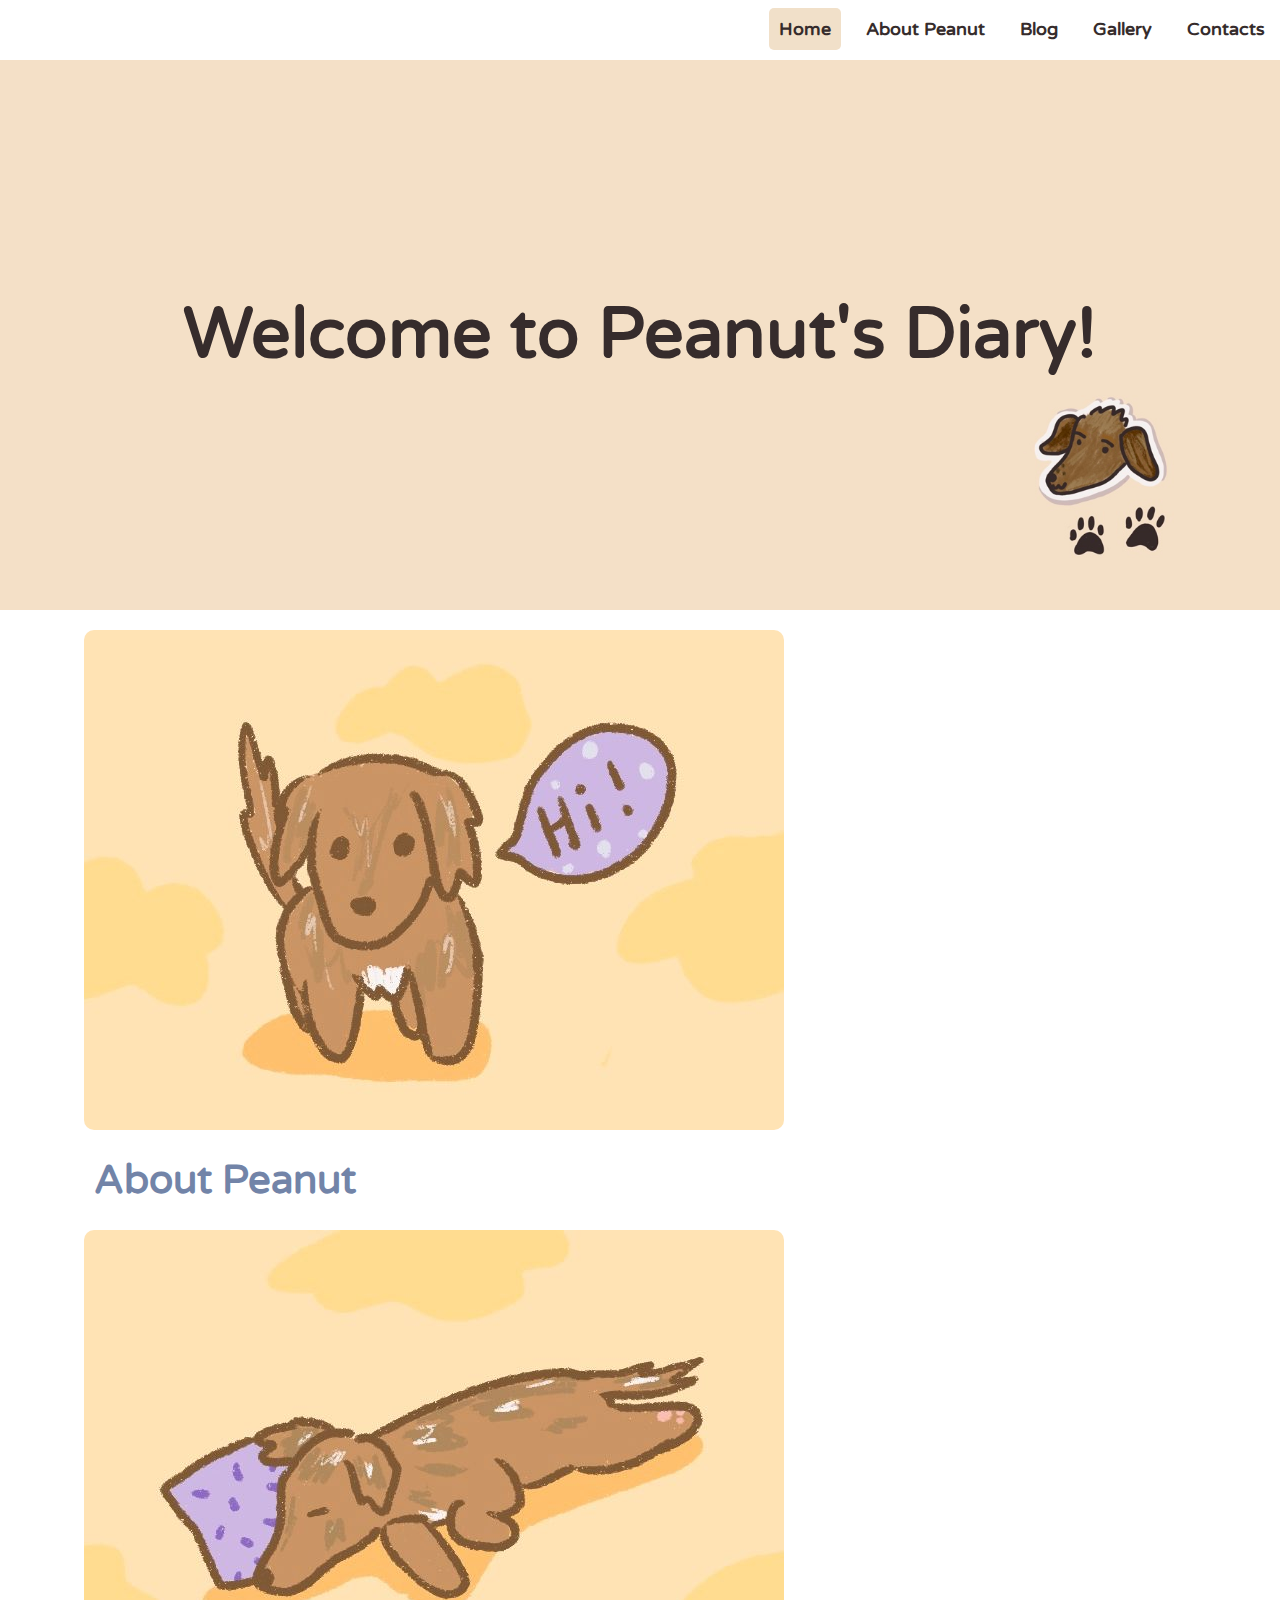
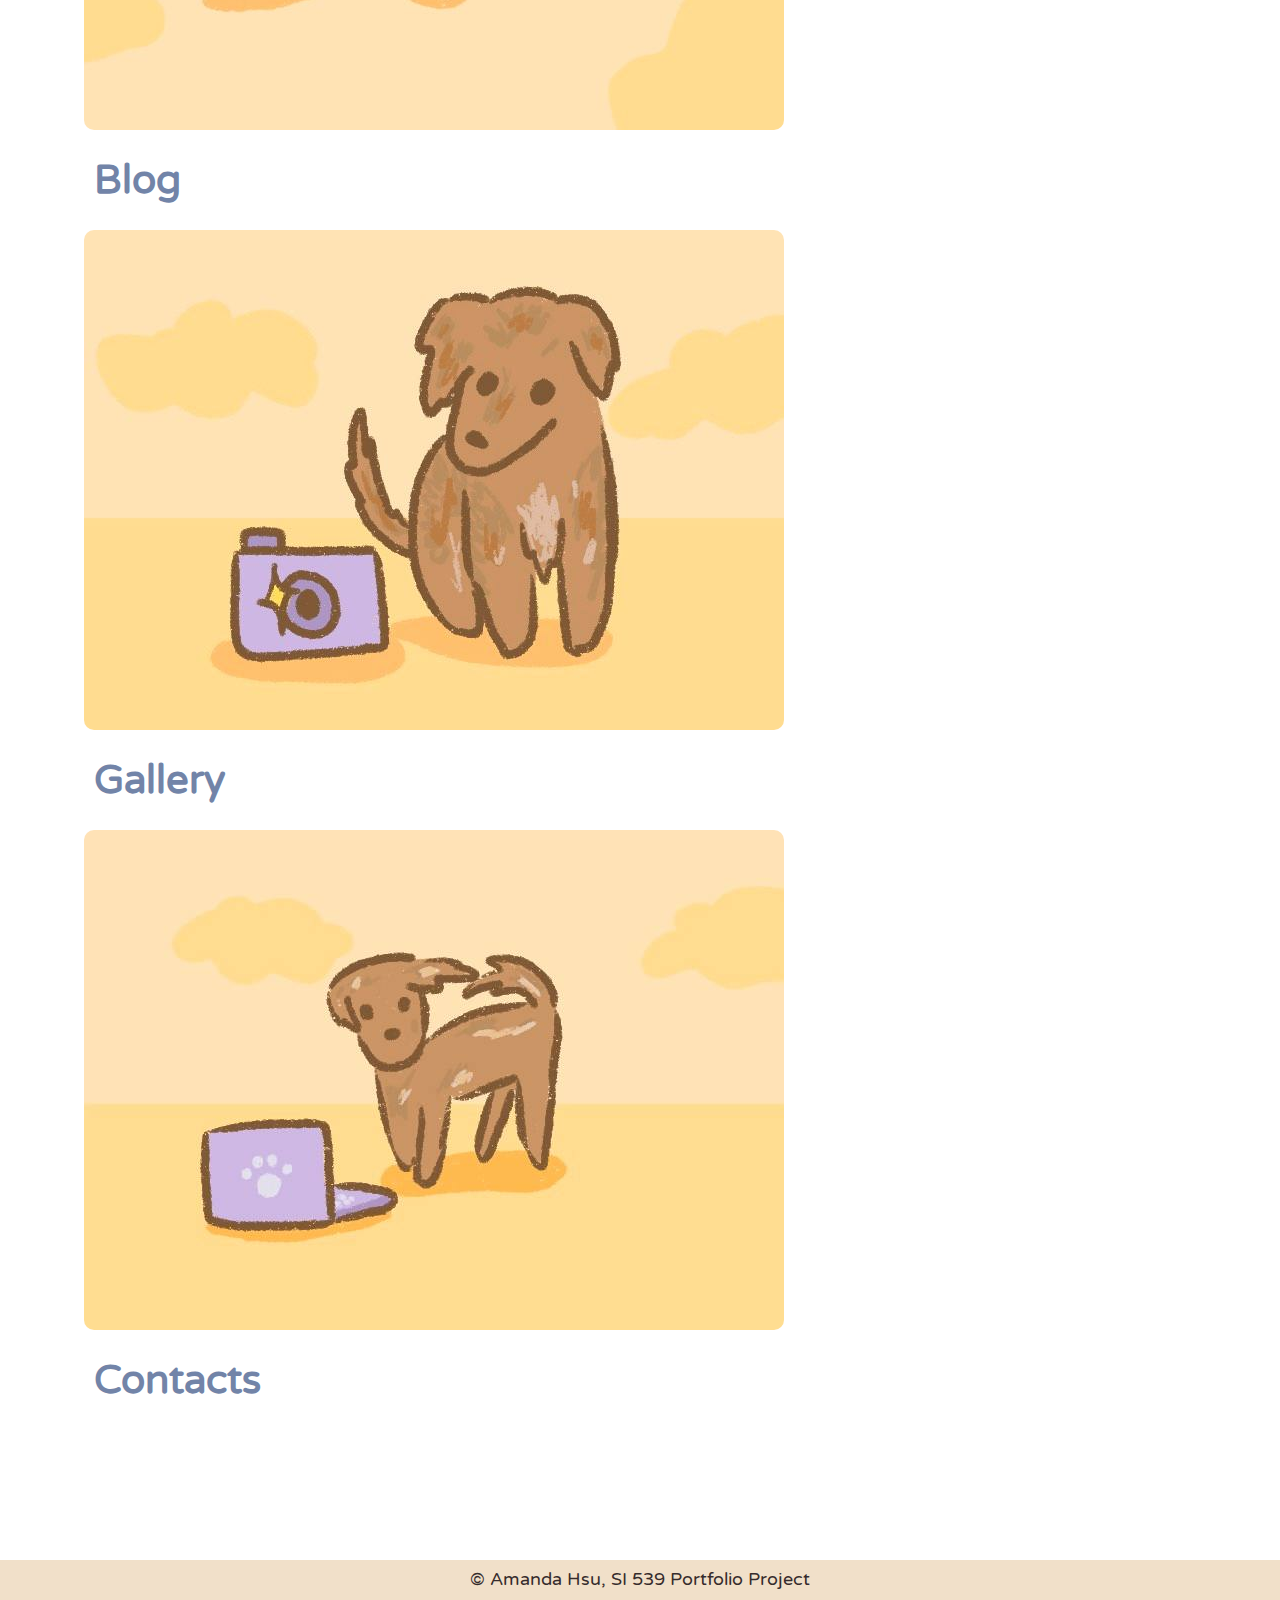
<file: index.html>
<!DOCTYPE html>
<html lang="en">
  <head>
    <meta charset="utf-8">
    <meta name="viewport" content="width=device-width, initial-scale=1.0">
    <link rel="stylesheet" type="text/css" href="css/html5reset.css">
    <link rel="stylesheet" type="text/css" href="css/style.css">
    <link href="https://fonts.googleapis.com/css2?family=Varela+Round&display=swap" rel="stylesheet">

    <title>Gallery</title>
  </head>
  <body>
    <div class="skip"><a href="#main">Skip to Main Content</a></div>
    <div class="photo-gallery">
    <div class="nav">
      <nav class = "nav_links">
        <ul>
          <li><a href="index.html" class="active">Home</a></li>
          <li><a href="about.html">About Peanut</a></li>
          <li><a href="blog.html">Blog</a></li>
          <li><a href="gallery.html">Gallery</a></li>
          <li><a href="contacts.html">Contacts</a></li>
        </ul>
      </nav>
    </div>
    <header class="parallax">
      <h1>Welcome to Peanut's Diary!</h1>
    </header>
    <main id="main" class="events">
      <div id="first" class="card">
        <img src="images/home1.jpg" alt="">
        <div class="overlay">
          <div class="info">
            <a class="web-link" href="about.html" onfocus="show_overlay(this)" onblur="hide_overlay(this)"><h2>About Peanut</h2></a>
          </div>
        </div>
      </div>
      <div id="second" class="card">
        <img src="images/home2.jpg" alt="">
        <div class="overlay">
          <div class="info">
            <a class="web-link" href="blog.html" onfocus="show_overlay(this)" onblur="hide_overlay(this)"><h2>Blog</h2></a>
          </div>
        </div>
      </div>
      <div id="third" class="card">
        <img src="images/home3.jpg" alt="">
        <div class="overlay">
          <div class="info">
            <a class="web-link" href="gallery.html" onfocus="show_overlay(this)" onblur="hide_overlay(this)"><h2>Gallery</h2></a>
          </div>
        </div>
      </div>
      <div id="fourth" class="card">
        <img src="images/home4.jpg" alt="">
        <div class="overlay">
          <div class="info">
            <a class="web-link" href="contacts.html" onfocus="show_overlay(this)" onblur="hide_overlay(this)"><h2>Contacts</h2></a>
          </div>
        </div>
      </div>
    </main>
    <footer>
      <p>&copy; Amanda Hsu, SI 539 Portfolio Project</p>
    </footer>
  </div>
  </body>
</html>
</file>
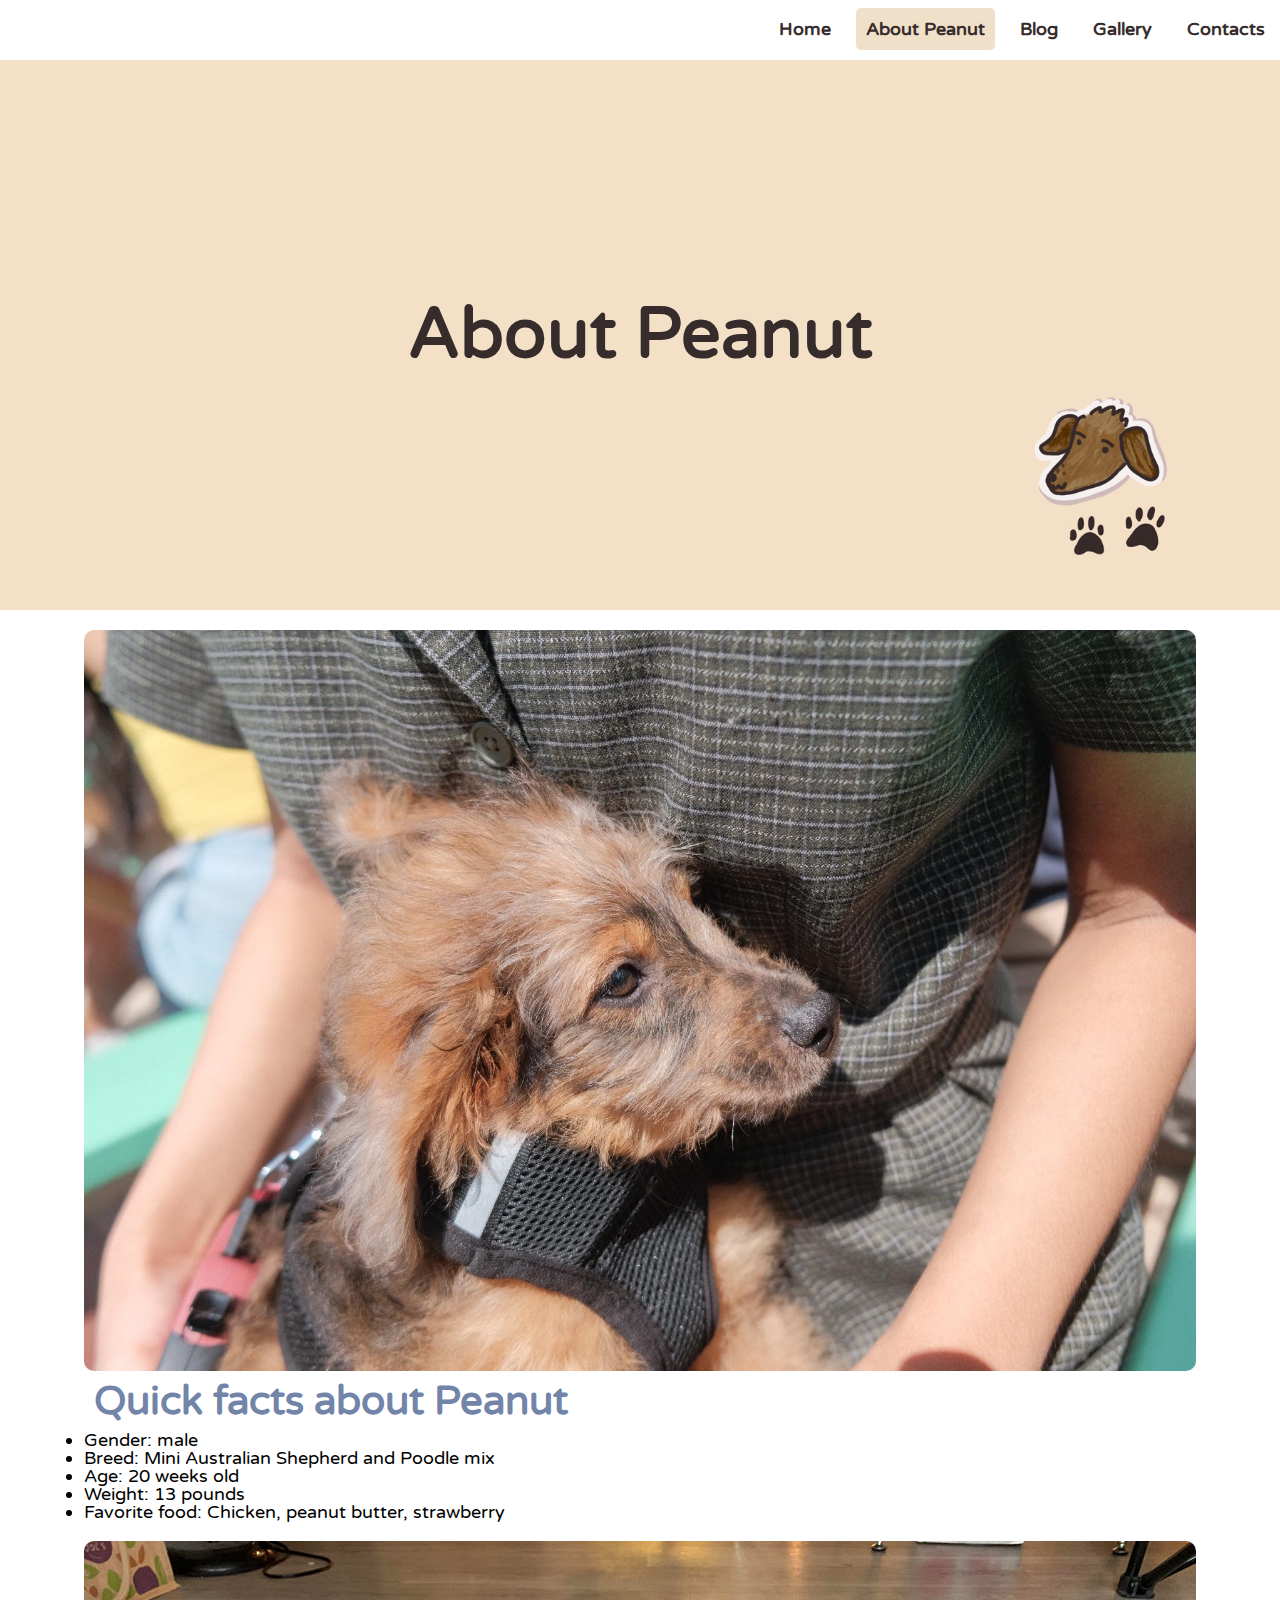
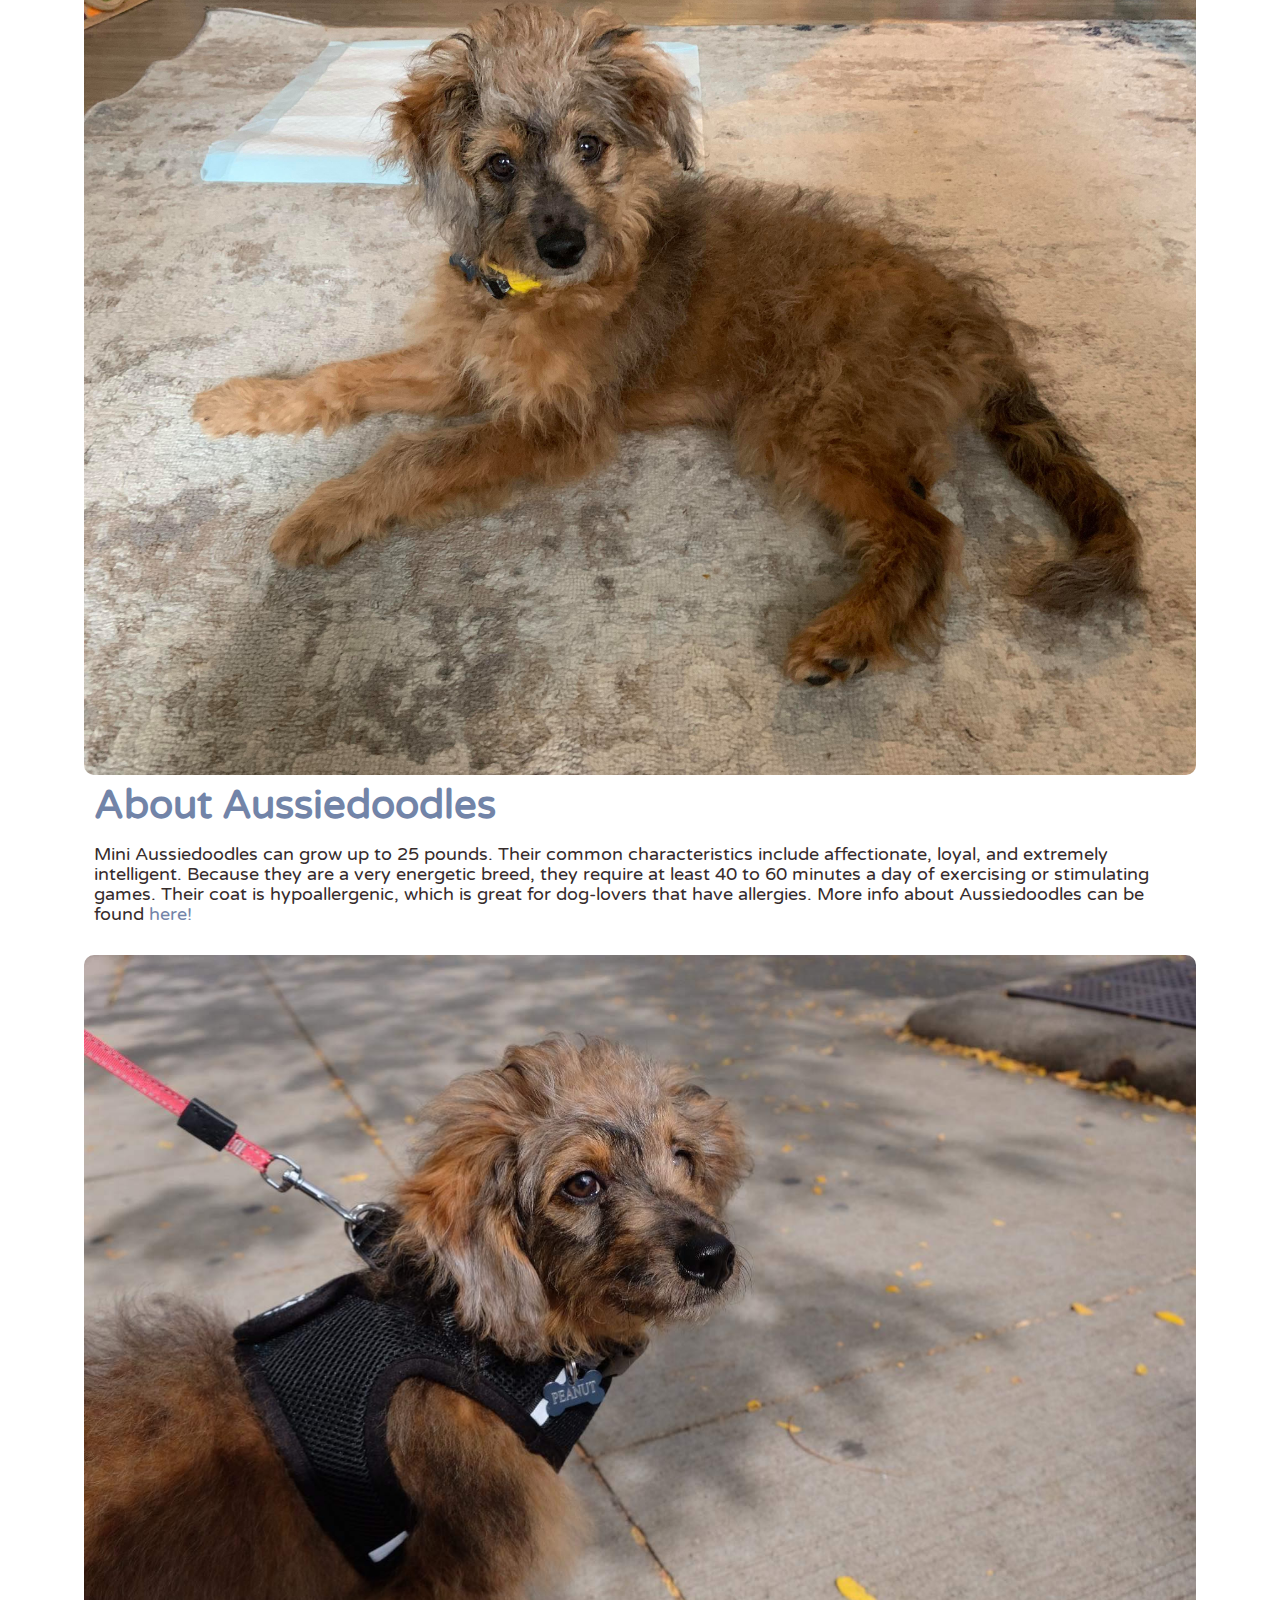
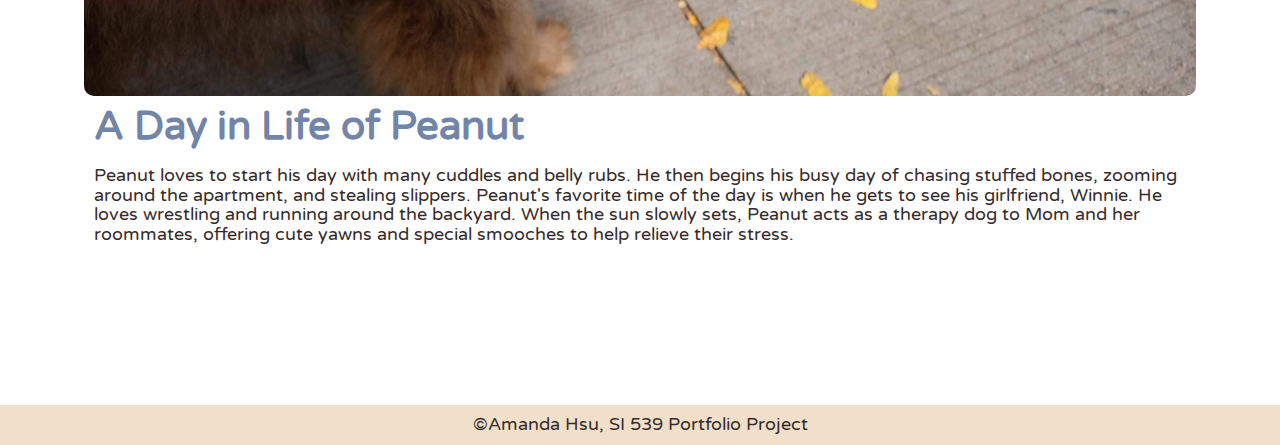
<file: about.html>
<!DOCTYPE html>
<html lang="en">
  <head>
    <meta charset="utf-8">
    <meta name="viewport" content="width=device-width, initial-scale=1.0">
    <link rel="stylesheet" type="text/css" href="css/html5reset.css">
    <link rel="stylesheet" type="text/css" href="css/style.css">
    <link href="https://fonts.googleapis.com/css2?family=Varela+Round&display=swap" rel="stylesheet">

    <title>About Peanut</title>
  </head>
  <body>
    <div class="skip"><a href="#main">Skip to Main Content</a></div>
    <div class="photo-gallery">
    <div class="nav">
      <nav>
        <ul class = "nav_links">
          <li><a href="index.html">Home</a></li>
          <li><a href="about.html" class = "active">About Peanut</a></li>
          <li><a href="blog.html">Blog</a></li>
          <li><a href="gallery.html">Gallery</a></li>
          <li><a href="contacts.html">Contacts</a></li>
        </ul>
      </nav>
    </div>
    <header class="parallax">
      <h1>About Peanut</h1>
    </header>
    <main id="main" class="about">
      <div id="one" class="card">
          <img src="images/about1.jpg" alt="A picture of Peanut in his harness">
          <h2>Quick facts about Peanut</h2>
          <ul>
            <li>Gender: male</li>
            <li>Breed: Mini Australian Shepherd and Poodle mix</li>
            <li>Age: 20 weeks old</li>
            <li>Weight: 13 pounds</li>
            <li>Favorite food: Chicken, peanut butter, strawberry</li>
          </ul>
        </div>
      <div id="two" class="card">
        <img src="images/about2.jpg" alt="A picture of Peanut lying on the rug">
        <h2>About Aussiedoodles</h2>
        <p>Mini Aussiedoodles can grow up to 25 pounds. Their common characteristics include affectionate, loyal, and extremely 
          intelligent. Because they are a very energetic breed, they require at least 40 to 60 minutes a day of exercising or
        stimulating games. Their coat is hypoallergenic, which is great for dog-lovers that have allergies. More info about 
      Aussiedoodles can be found <a class="web-link" href="https://www.petlandflorida.com/mini-aussiedoodle-a-puppy-youll-forever-love/" target="_blank">
        here!</a></p>
      </div>
      <div id="three" class="card">
        <img src="images/about3.jpg" alt="A picture of Peanut in the backyard with grass in his mouth">
        <h2>A Day in Life of Peanut</h2>
        <p>Peanut loves to start his day with many cuddles and belly rubs. He then begins his busy day of chasing stuffed bones, 
          zooming around the apartment, and stealing slippers. Peanut's favorite time of the day is when he gets to see his
        girlfriend, Winnie. He loves wrestling and running around the backyard. When the sun slowly sets, Peanut acts as a therapy
      dog to Mom and her roommates, offering cute yawns and special smooches to help relieve their stress.</p>
      </div>
    </main>
    <footer>
      <p>&copy;Amanda Hsu, SI 539 Portfolio Project</p>
    </footer>
  </div>
  </body>
</html>
</file>
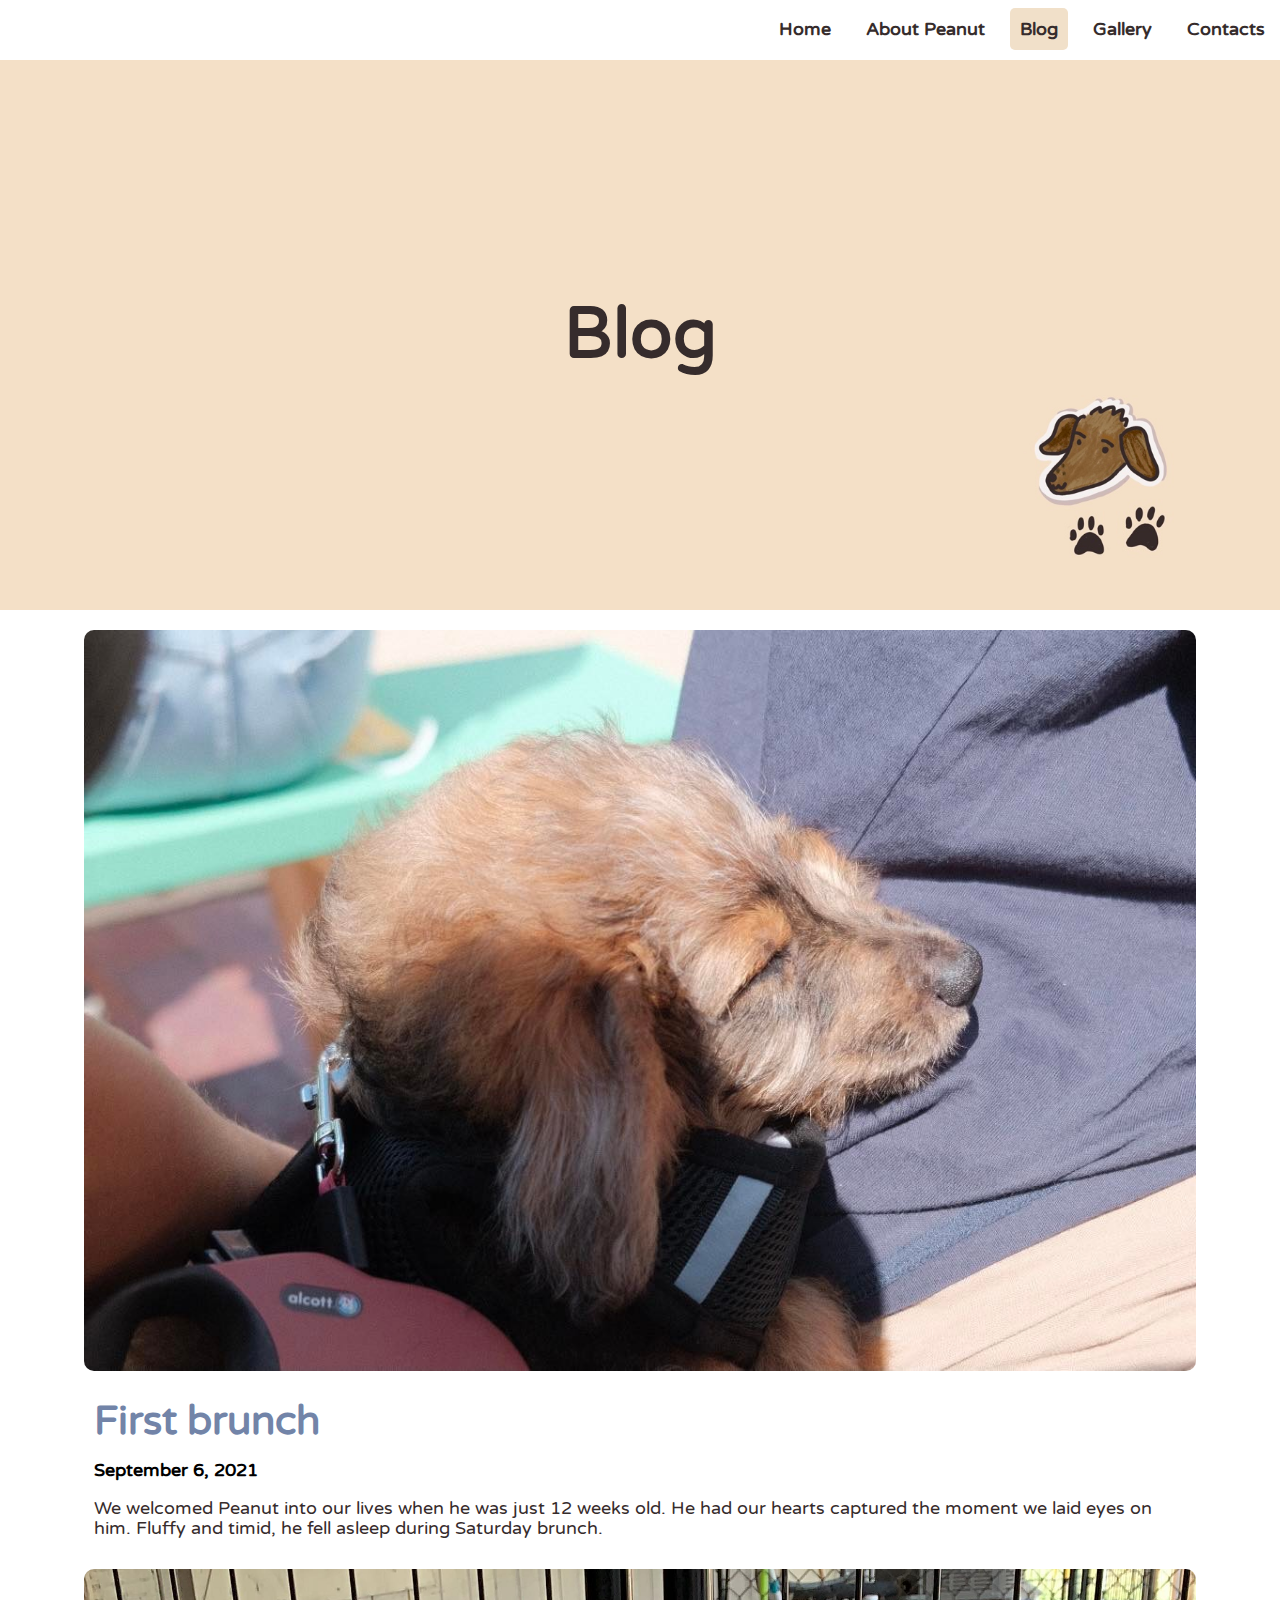
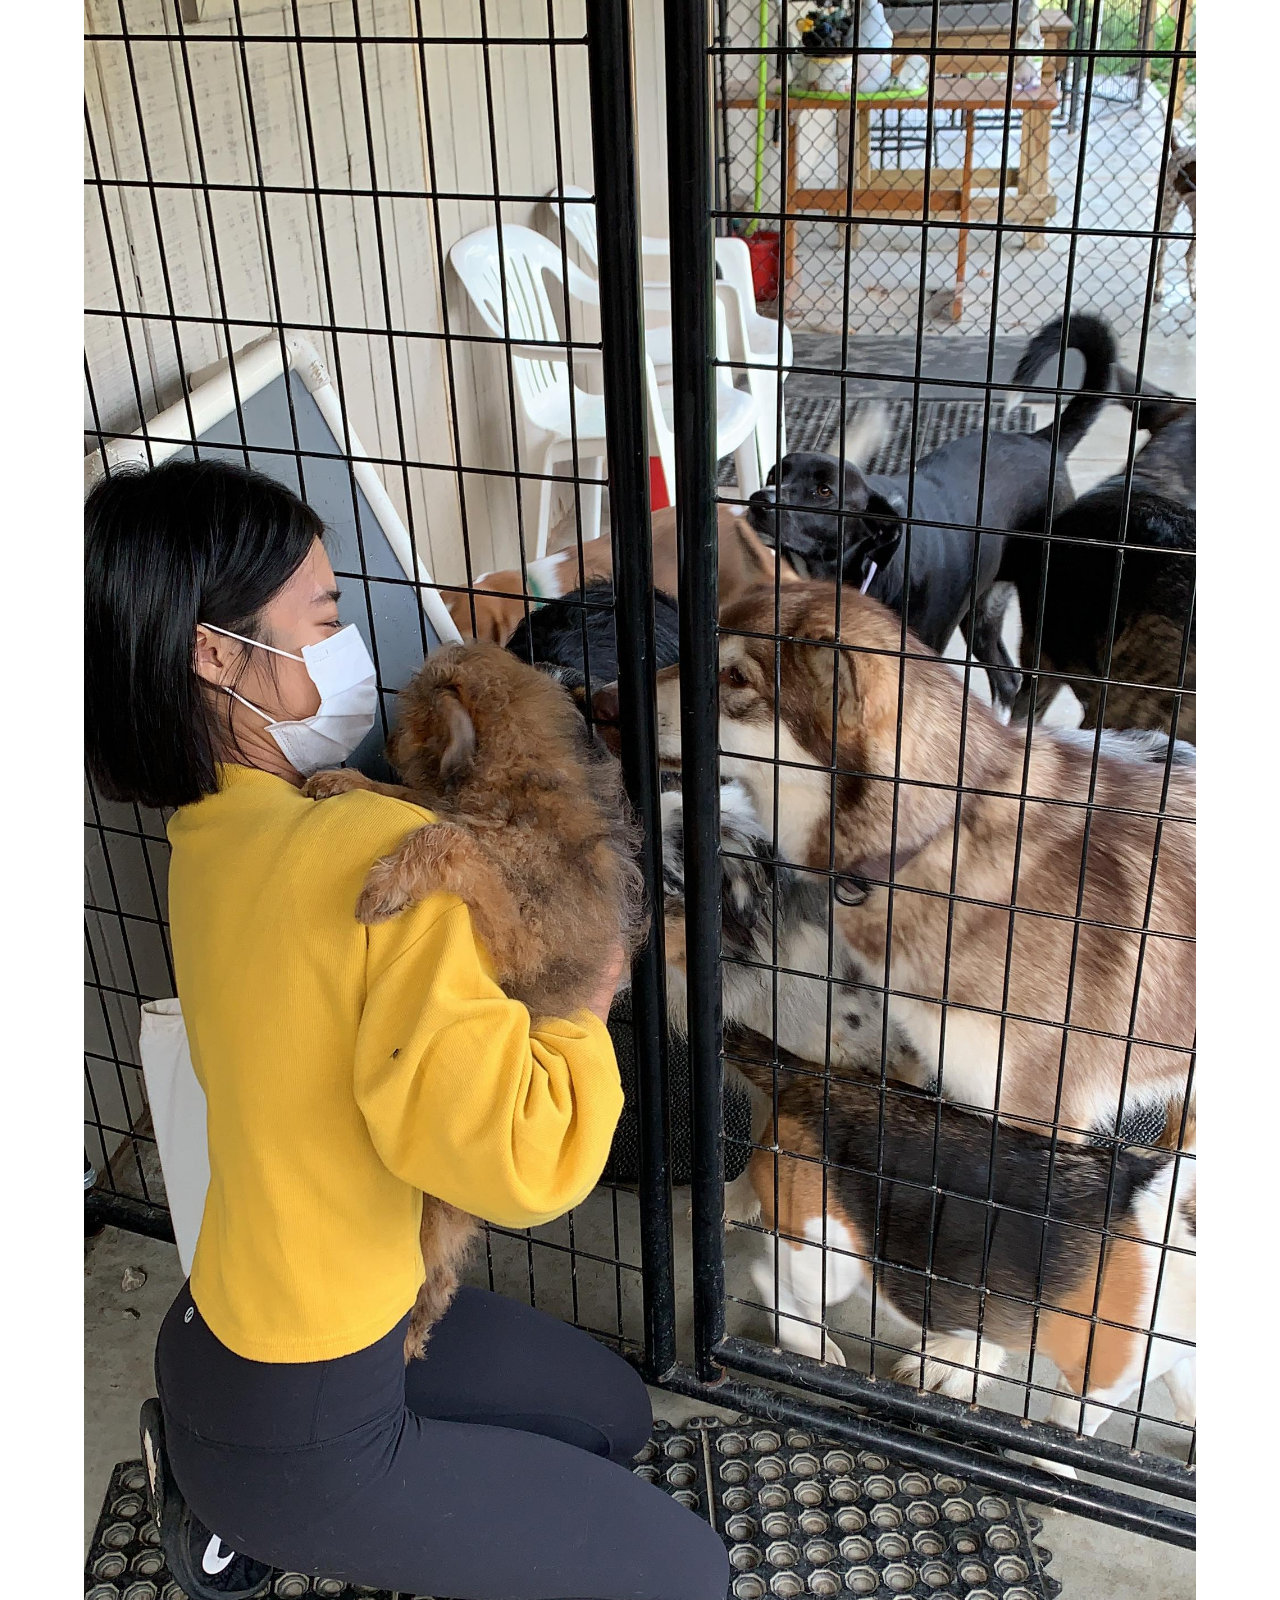
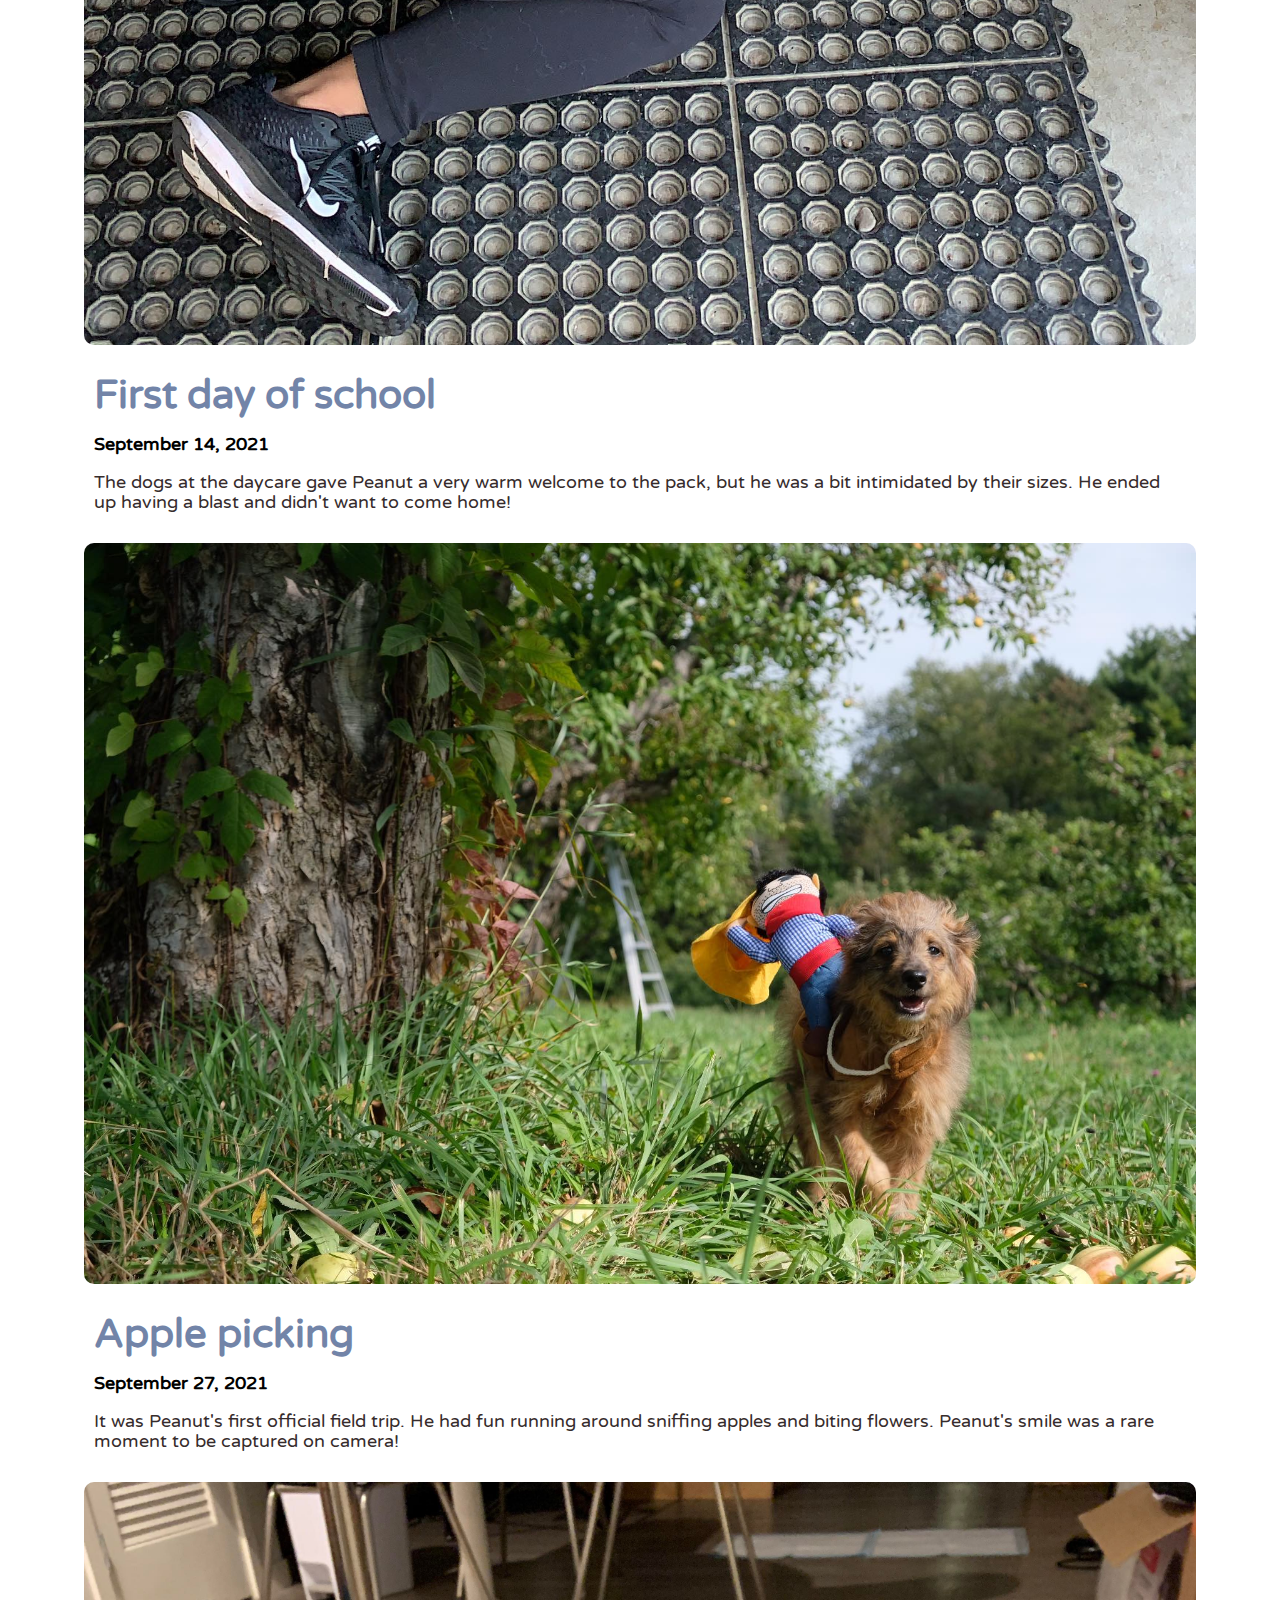
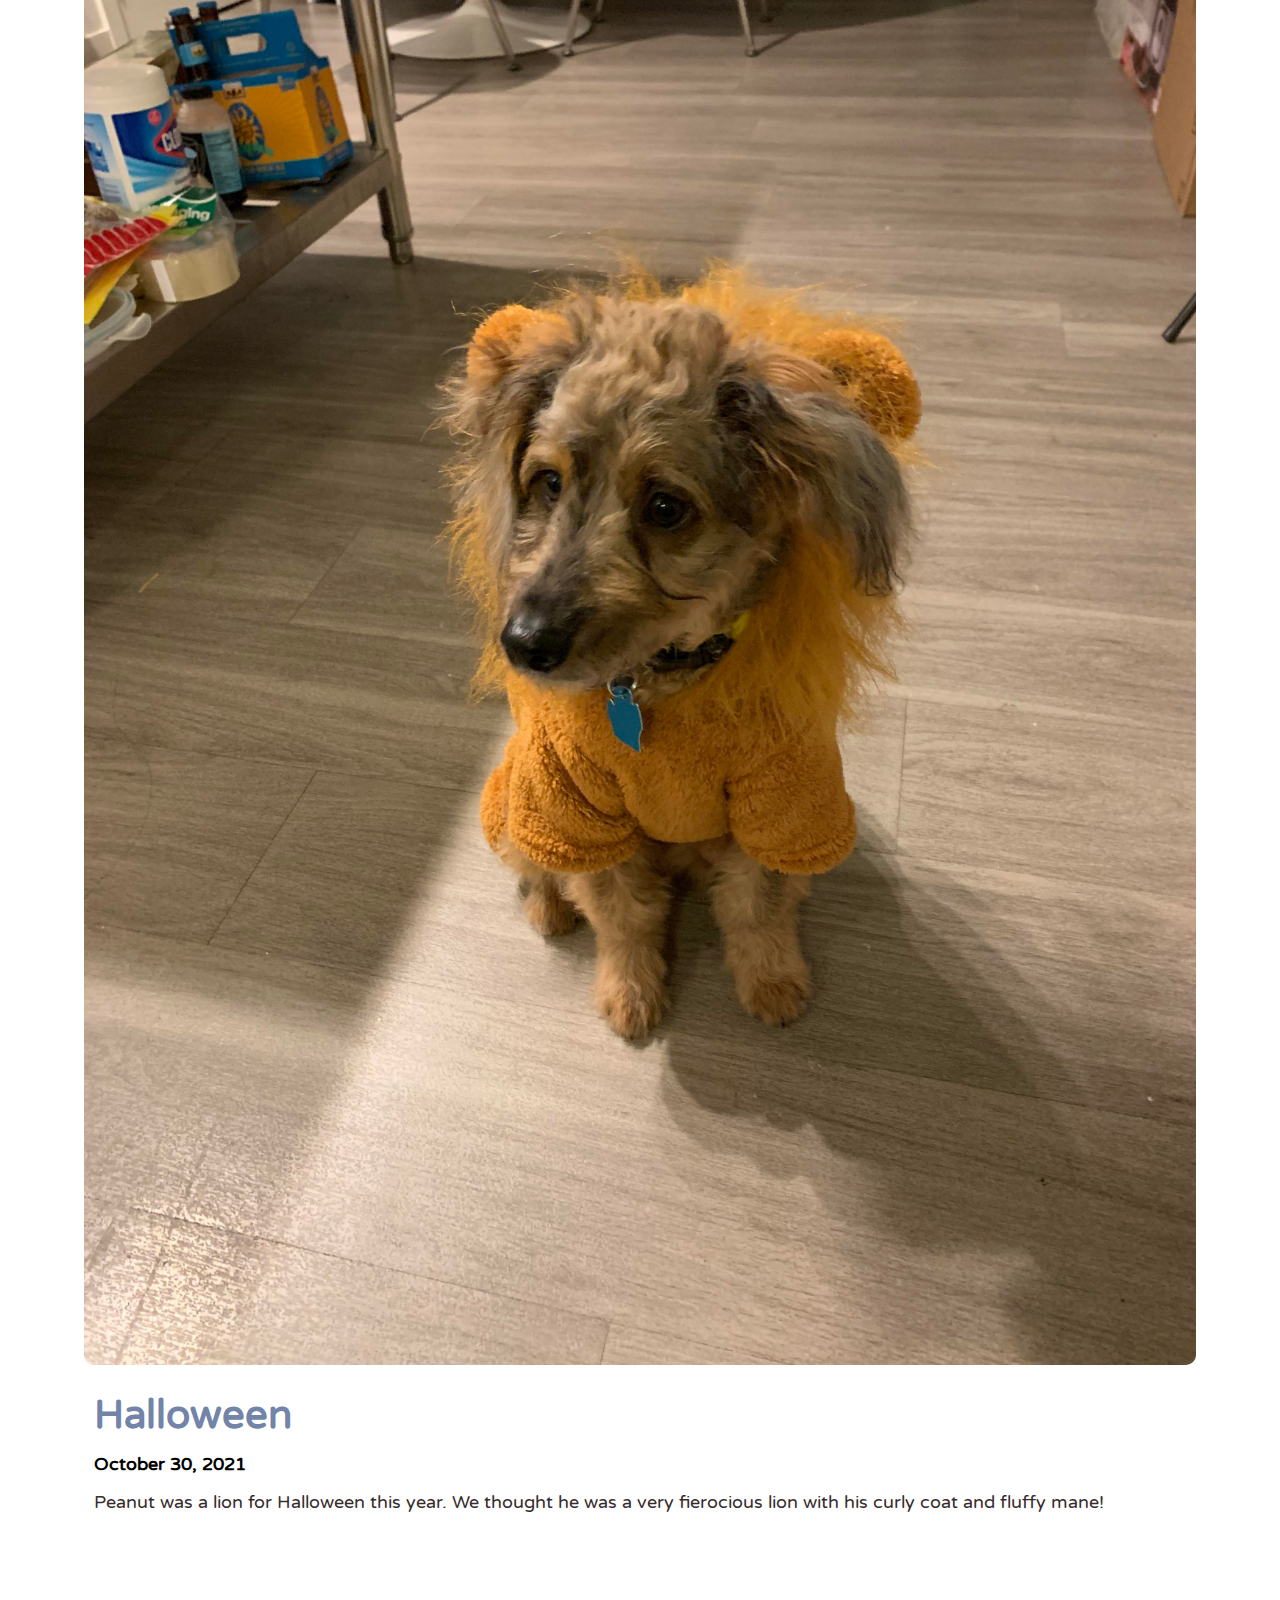
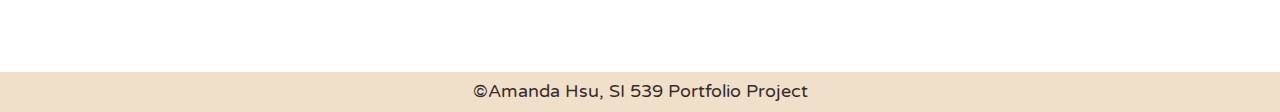
<file: blog.html>
<!DOCTYPE html>
<html lang="en">
  <head>
    <meta charset="utf-8">
    <meta name="viewport" content="width=device-width, initial-scale=1.0">
    <link rel="stylesheet" type="text/css" href="css/html5reset.css">
    <link rel="stylesheet" type="text/css" href="css/style.css">
    <link href="https://fonts.googleapis.com/css2?family=Varela+Round&display=swap" rel="stylesheet">

    <title>Peanut's Diary</title>
  </head>
  <body>
    <div class="skip"><a href="#main">Skip to Main Content</a></div>
    <div class="photo-gallery">
    <div class="nav">
      <nav>
        <ul class = "nav_links">
          <li><a href="index.html">Home</a></li>
          <li><a href="about.html">About Peanut</a></li>
          <li><a href="blog.html" class="active">Blog</a></li>
          <li><a href="gallery.html">Gallery</a></li>
          <li><a href="contacts.html">Contacts</a></li>
        </ul>
      </nav>
    </div>
    <header class="parallax">
      <h1>Blog</h1>
    </header>
    <main id="main" class="outings">
      <div id="first" class="card">
        <img src="images/first_day.jpg" alt="A picture of Peanut falling asleep on the bench.">
        <div class="overlay">
          <div class="info">
            <h2>First brunch</h2>
            <h3>September 6, 2021</h3>
            <p>We welcomed Peanut into our lives when he was just 12 weeks old. He had our hearts captured the moment we laid eyes on him. Fluffy and timid, he fell asleep during Saturday brunch.</p>
          </div>
        </div>
      </div>
      <div id="second" class="card">
        <img src="images/daycare.jpg" alt="A picture of Peanut being introduced at doggy daycare.">
        <div class="overlay">
          <div class="info">
            <h2>First day of school</h2>
            <h3>September 14, 2021</h3>
            <p>The dogs at the daycare gave Peanut a very warm welcome to the pack, but he was a bit intimidated by their sizes. He ended up having a blast and didn't want to come home!</p>
          </div>
        </div>
      </div>
      <div id="third" class="card">
        <img src="images/apple.jpg" alt="A picture of Peanut under the apple tree.">
        <div class="overlay">
          <div class="info">
            <h2>Apple picking</h2>
            <h3>September 27, 2021</h3>
            <p>It was Peanut's first official field trip. He had fun running around sniffing apples and biting flowers. Peanut's smile was a rare moment to be captured on camera!</p>
          </div>
        </div>
      </div>
      <div id="fourth" class="card">
        <img src="images/halloween.jpg" alt="A picture of Peanut in his Halloween costume">
        <div class="overlay">
          <div class="info">
            <h2>Halloween</h2>
            <h3>October 30, 2021</h3>
            <p>Peanut was a lion for Halloween this year. We thought he was a very fierocious lion with his curly coat and fluffy mane!</p>
          </div>
        </div>
      </div>
    </main>
    <footer>
      <p>&copy;Amanda Hsu, SI 539 Portfolio Project</p>
    </footer>
  </div>
  </body>
</html>
</file>
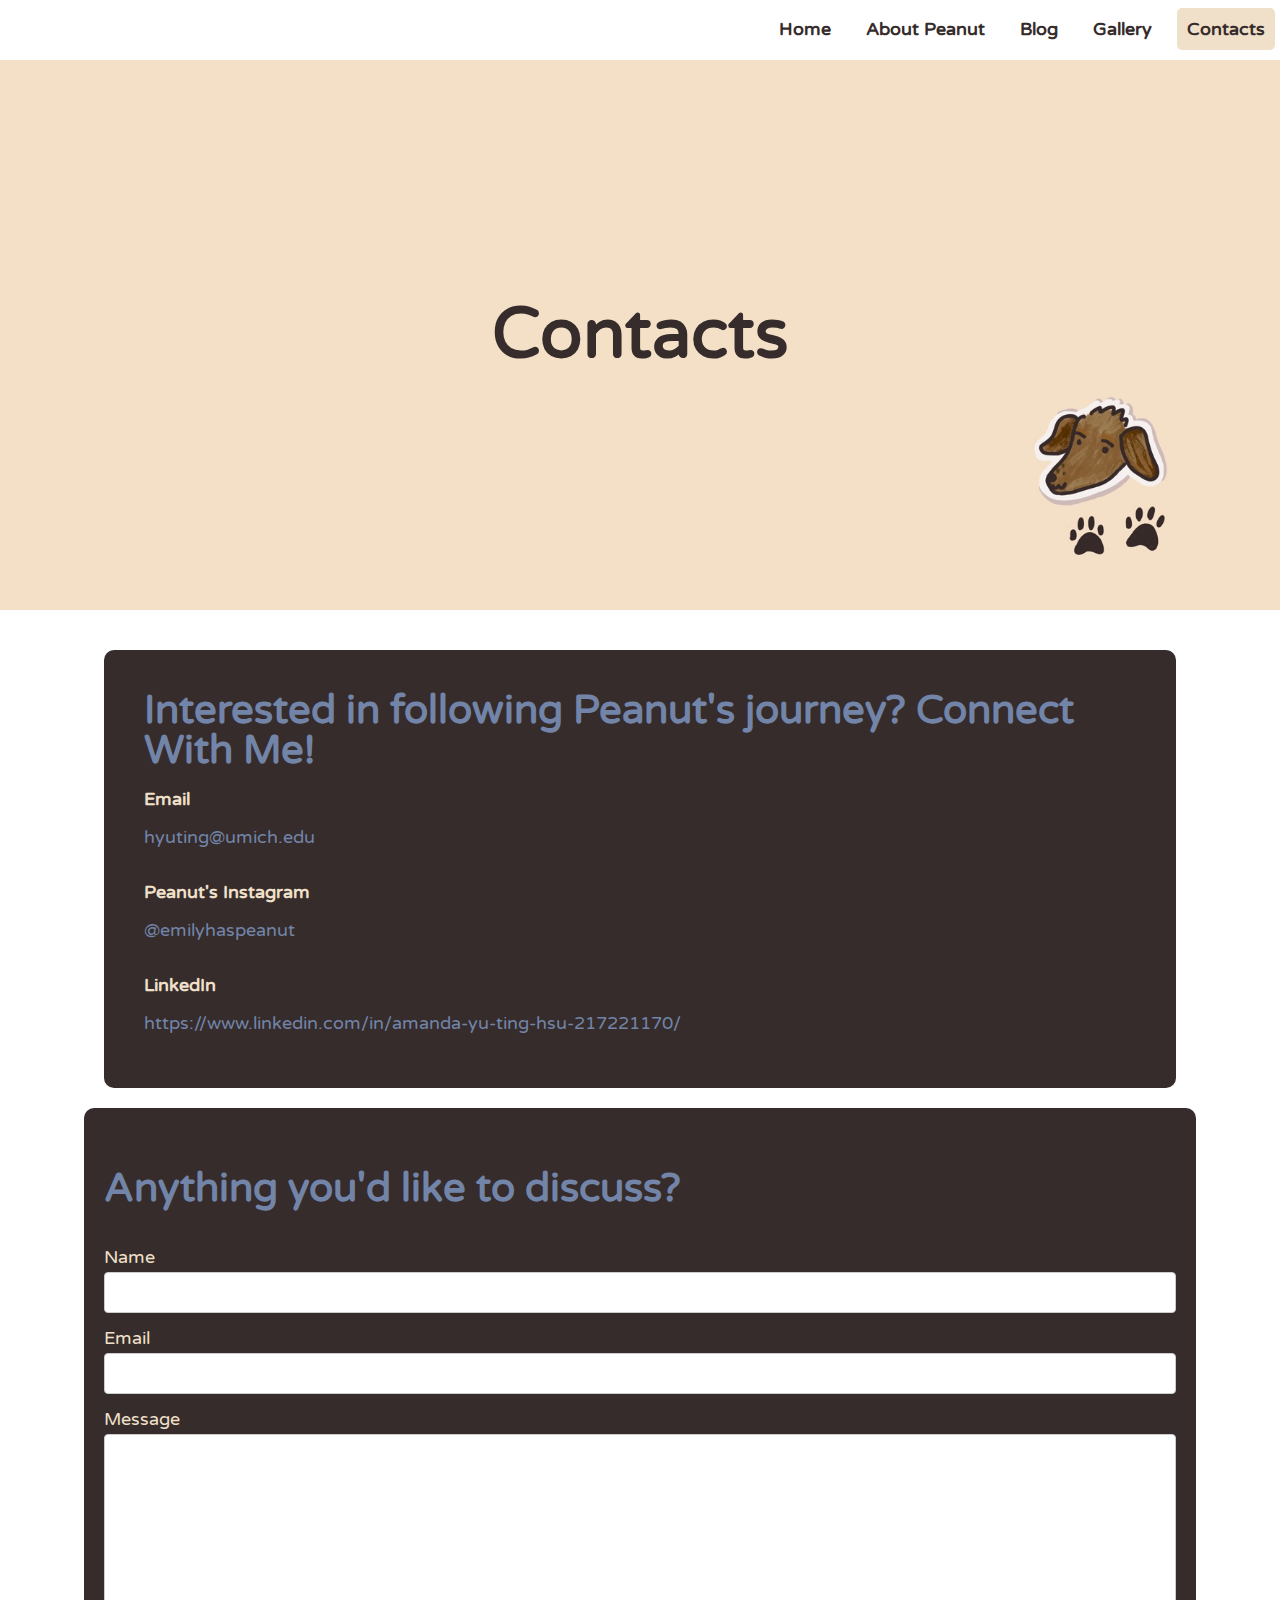
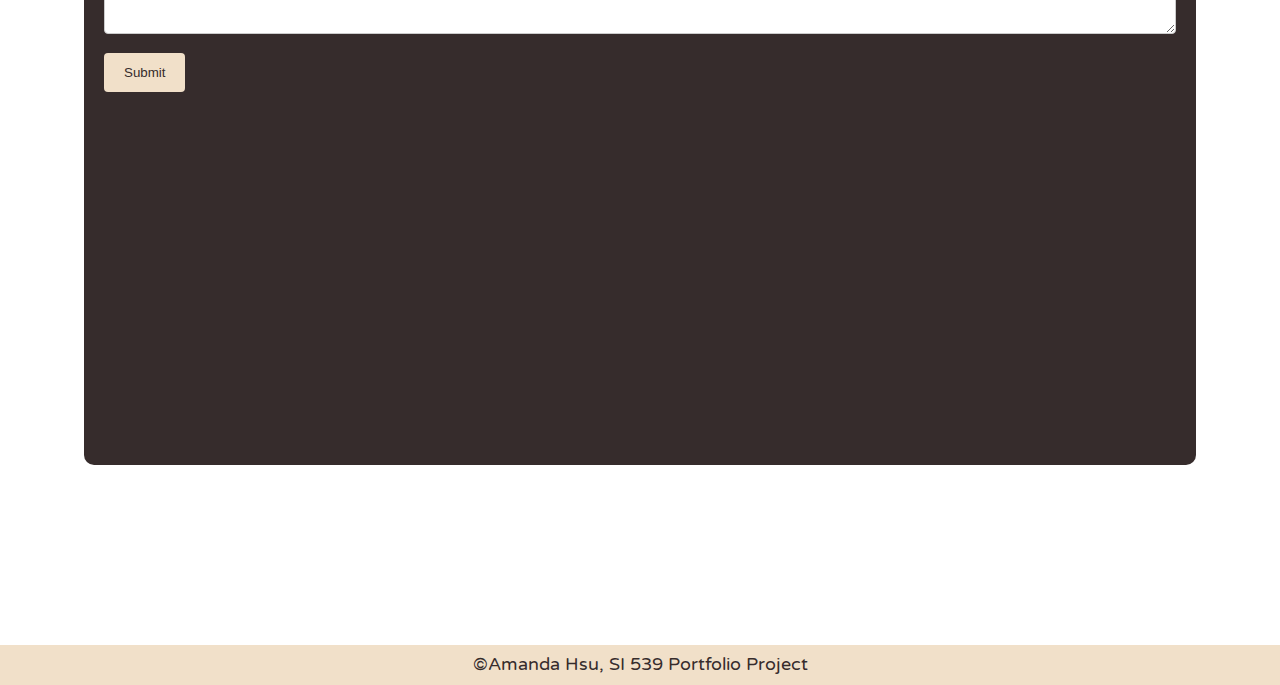
<file: contacts.html>
<!DOCTYPE html>
<html lang="en">
  <head>
    <meta charset="utf-8">
    <meta name="viewport" content="width=device-width, initial-scale=1.0">
    <link rel="stylesheet" type="text/css" href="css/html5reset.css">
    <link rel="stylesheet" type="text/css" href="css/style.css">
    <link href="https://fonts.googleapis.com/css2?family=Varela+Round&display=swap" rel="stylesheet">

    <title>Contacts</title>
  </head>
  <body>
    <div class="skip"><a href="#main">Skip to Main Content</a></div>
    <div class="contact-form">
    <div class="nav">
      <nav class = "nav_links">
        <ul>
          <li><a href="index.html">Home</a></li>
          <li><a href="about.html">About Peanut</a></li>
          <li><a href="blog.html">Blog</a></li>
          <li><a href="gallery.html">Gallery</a></li>
          <li><a href="contacts.html" class="active">Contacts</a></li>
        </ul>
      </nav>
    </div>
    <header class="parallax">
      <h1>Contacts</h1>
    </header>
    <main id="main" class="form">
      <div id="contact-info">
        <h2>Interested in following Peanut's journey? Connect With Me!</h2>
        <h3>Email</h3>
        <p><a class="web-link" href="mailto:hyuting@umich.edu">hyuting@umich.edu</a></p>
        <h3>Peanut's Instagram</h3>
        <p><a class="web-link" href="https://www.instagram.com/emilyhaspeanut/">@emilyhaspeanut</a></p>
        <h3>LinkedIn</h3>
        <p><a class="web-link" href="https://www.linkedin.com/in/amanda-yu-ting-hsu-217221170/" target="_blank">https://www.linkedin.com/in/amanda-yu-ting-hsu-217221170/</a></p>
      </div>
      <div class="form-content">
        <h2 id="form-title">Anything you'd like to discuss?</h2>
        <form action="https://formspree.io/xleegzbl" method="POST">
          <label for="name">Name</label>
          <input type="text" required id="name" name="name">

          <label for="email">Email</label>
          <input type="text" required id="email" name="email">

          <label for="message">Message</label>
          <textarea id="message" required name="message"></textarea>

          <div id="submit">
            <input type="submit" value="Submit">
          </div>
        </form>
    </div>
      
    </main>
    <footer>
      <p>&copy;Amanda Hsu, SI 539 Portfolio Project</p>
    </footer>
  </div>
  </body>
</html>
</file>
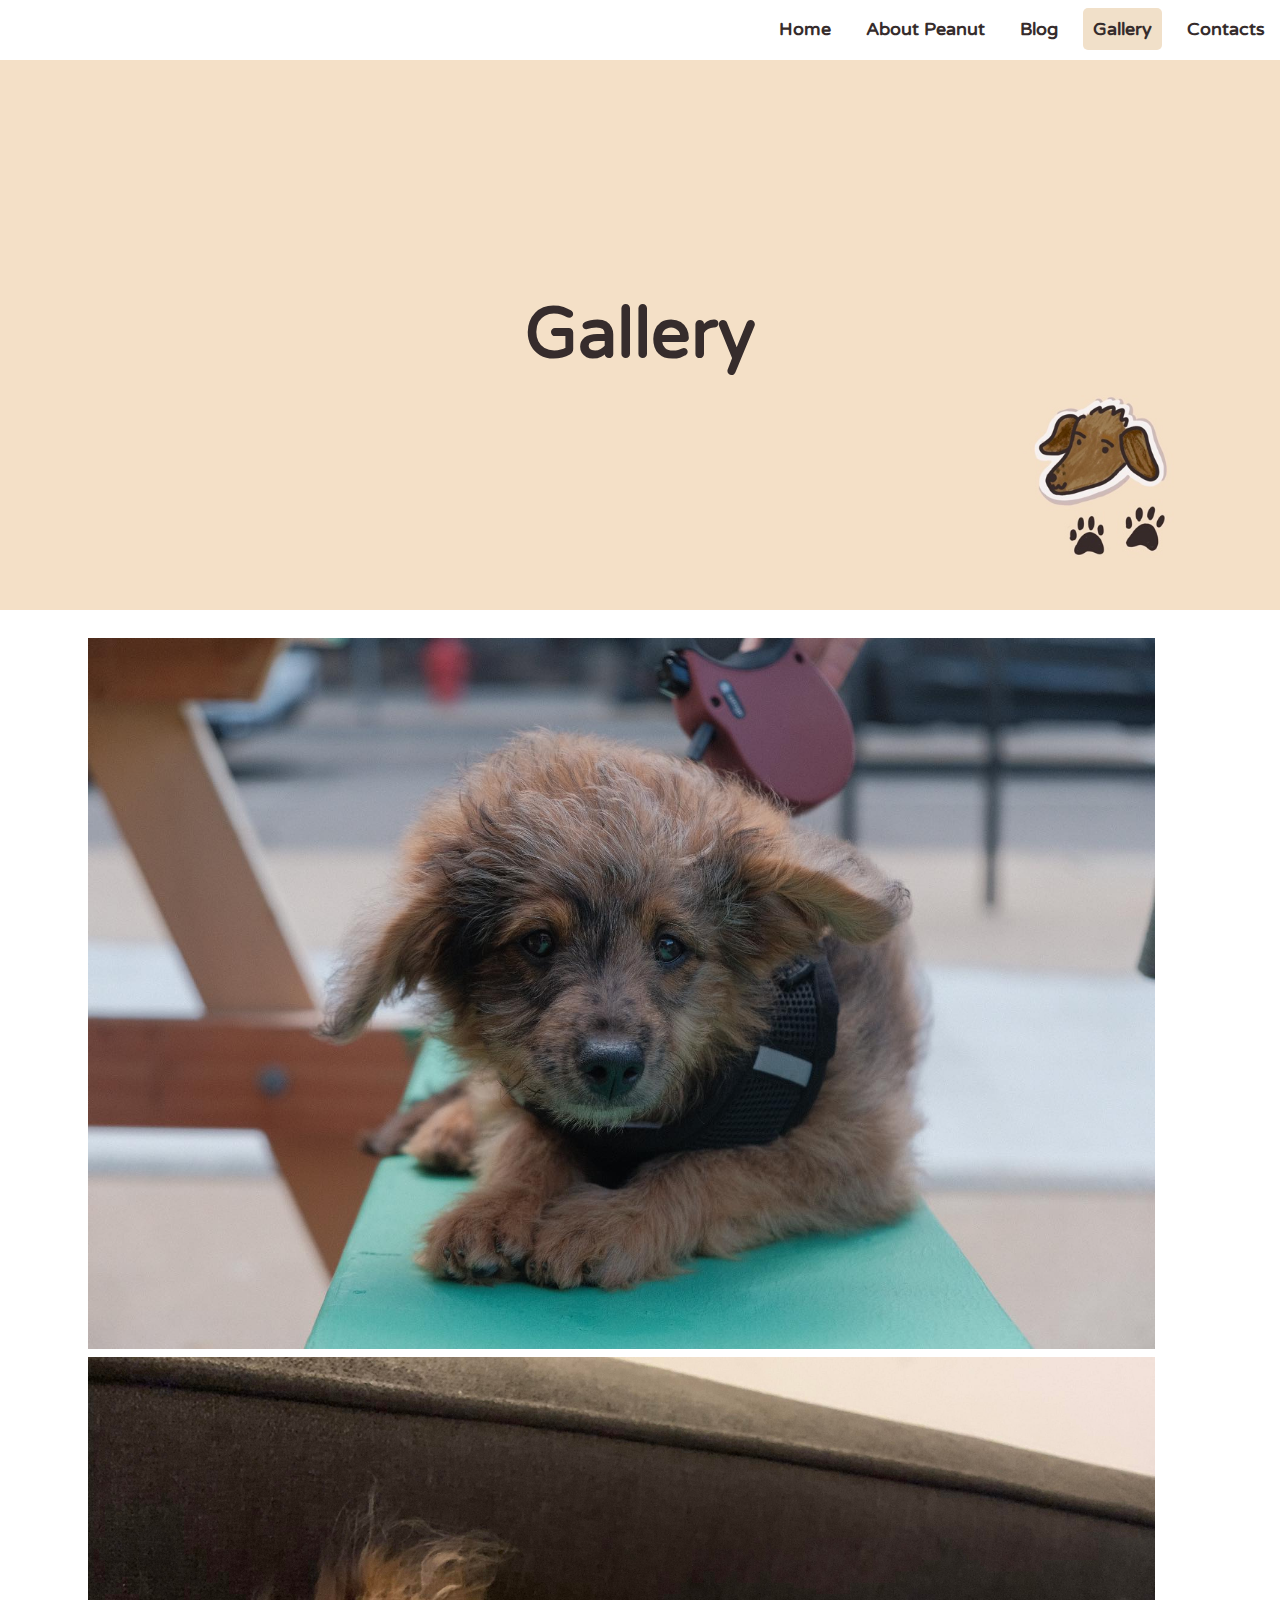
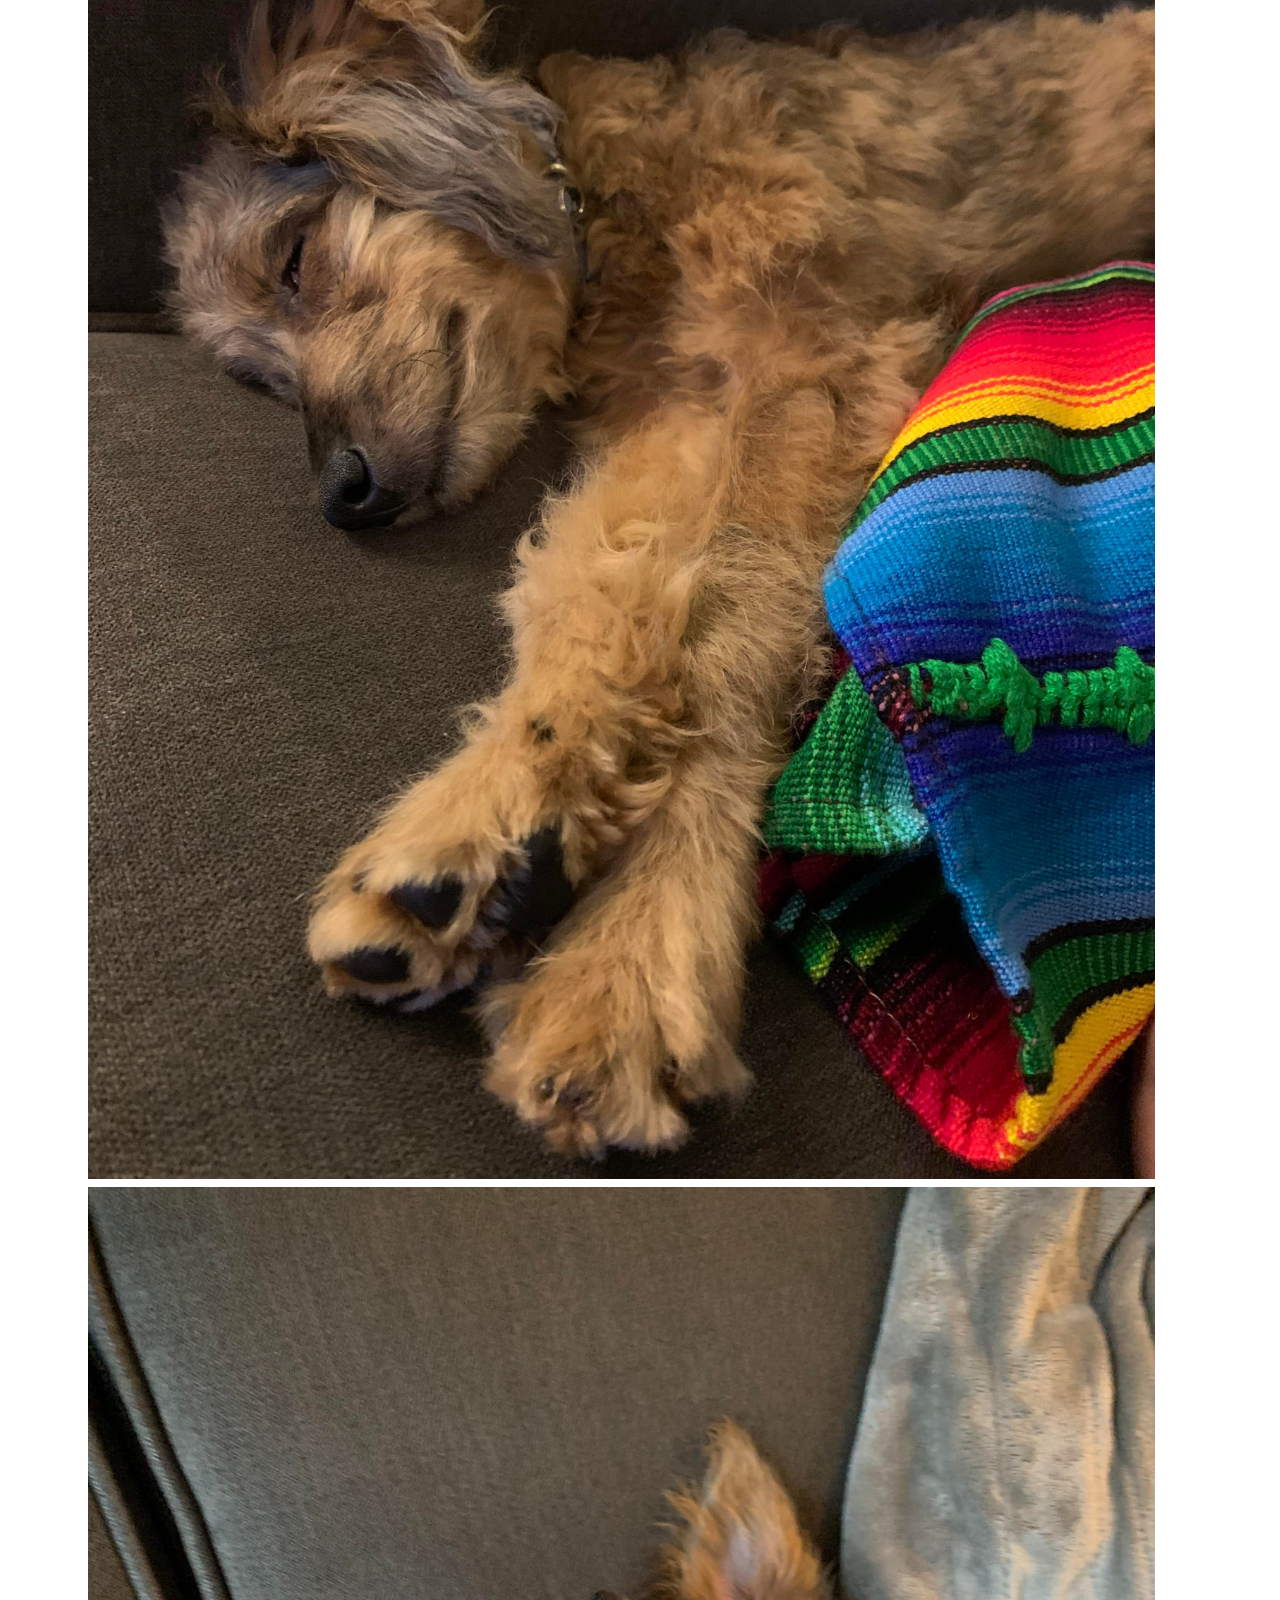
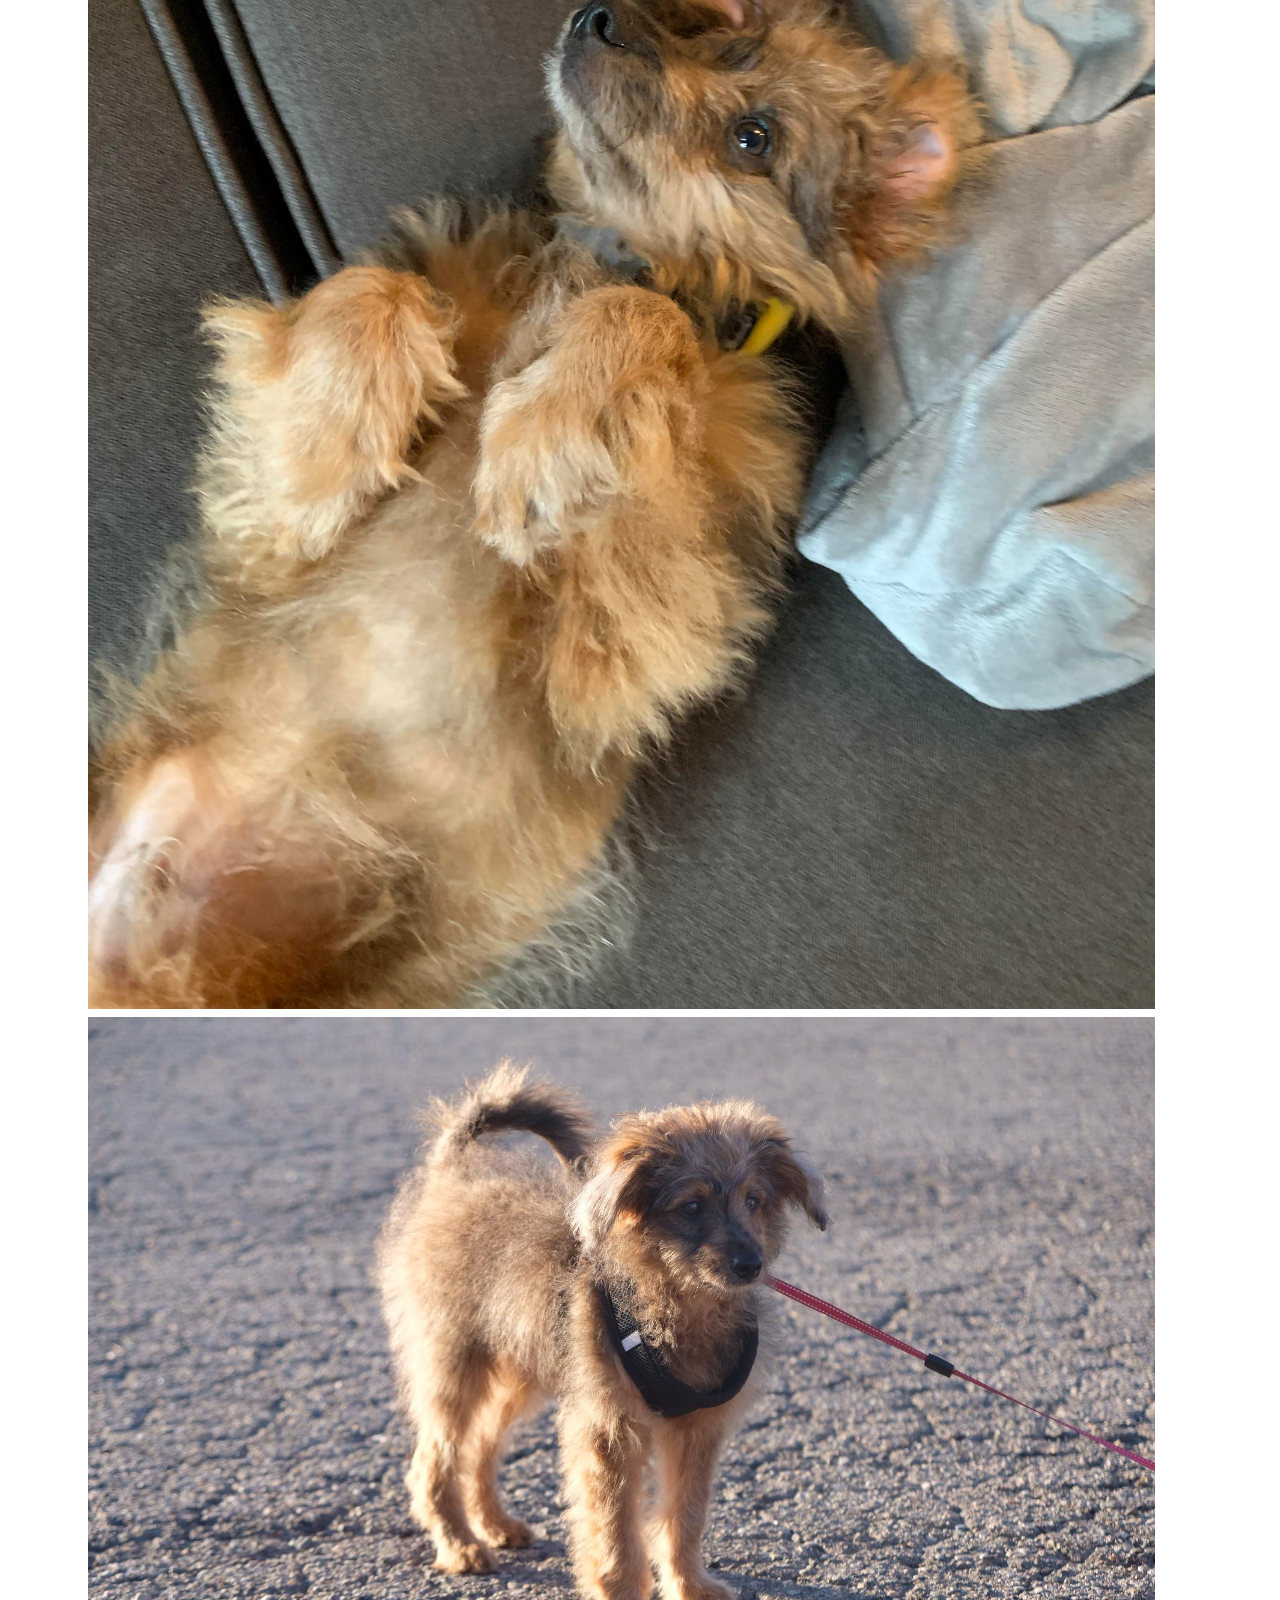
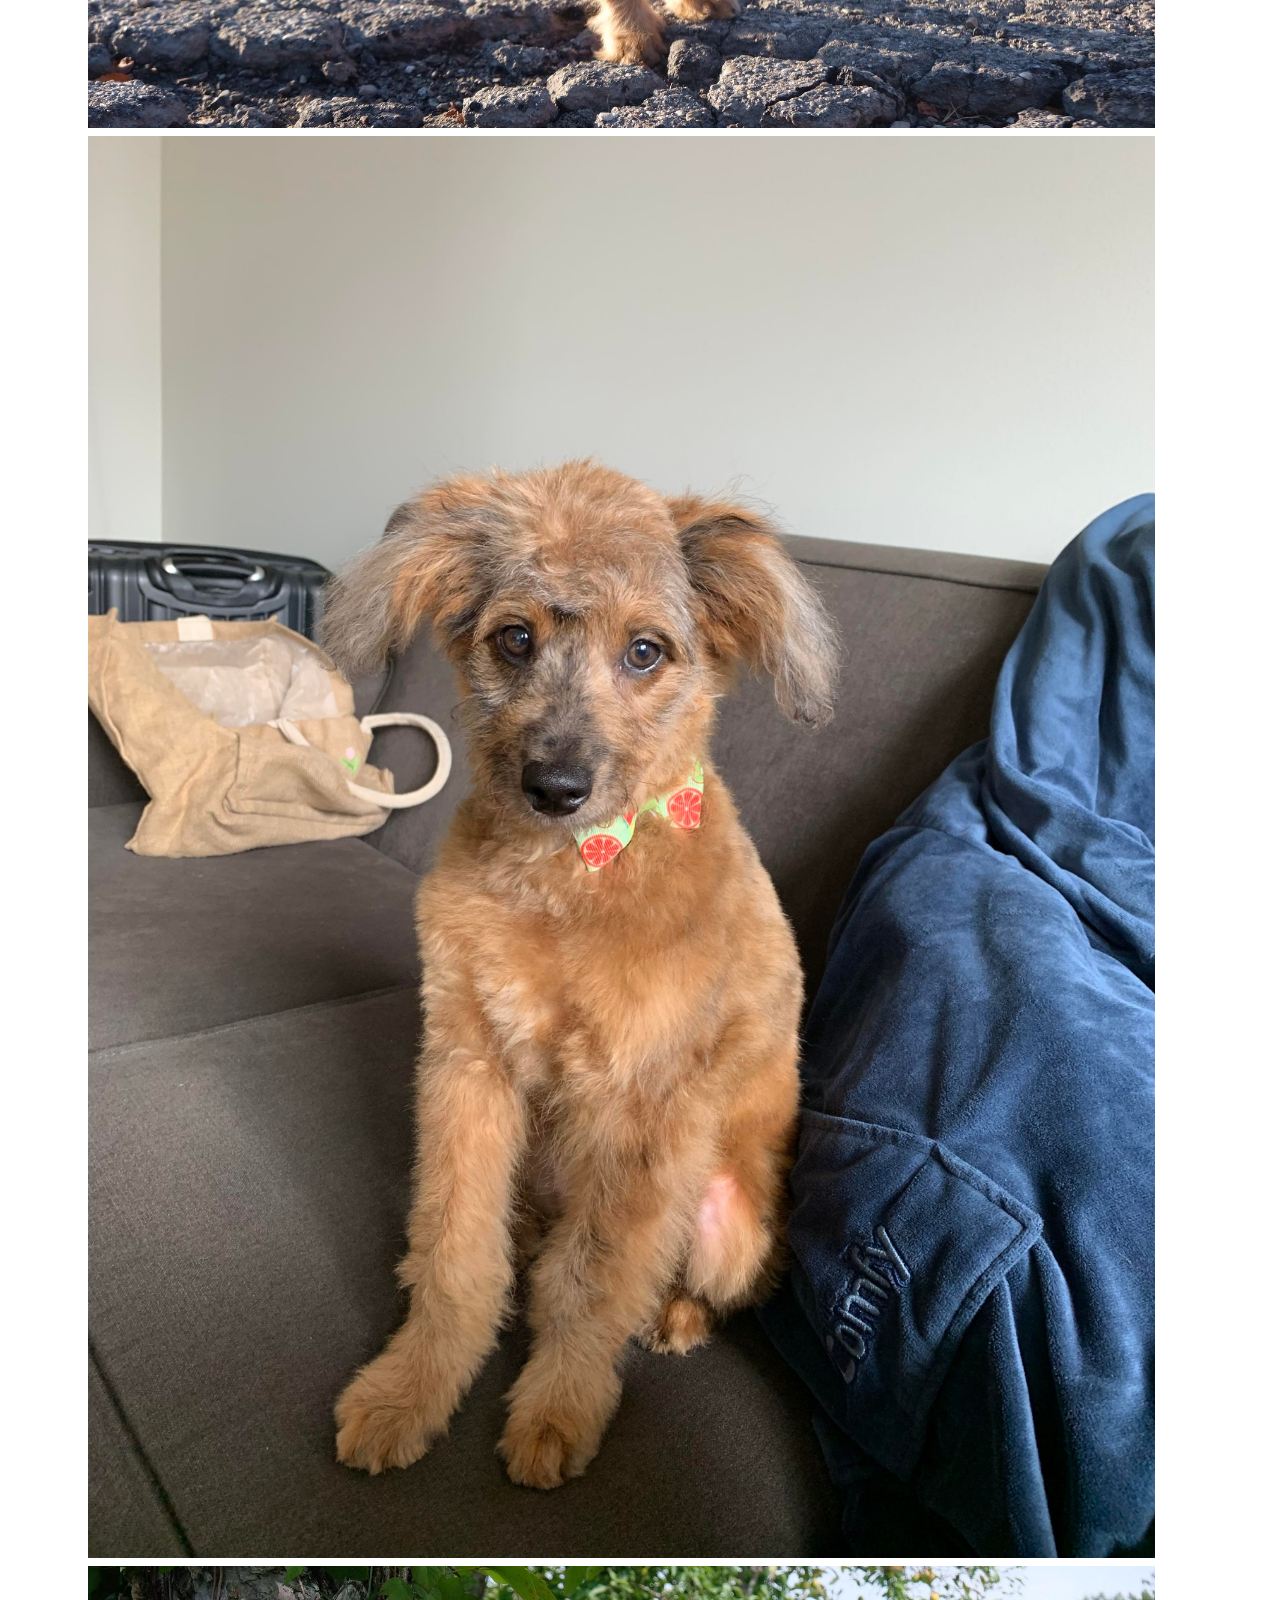
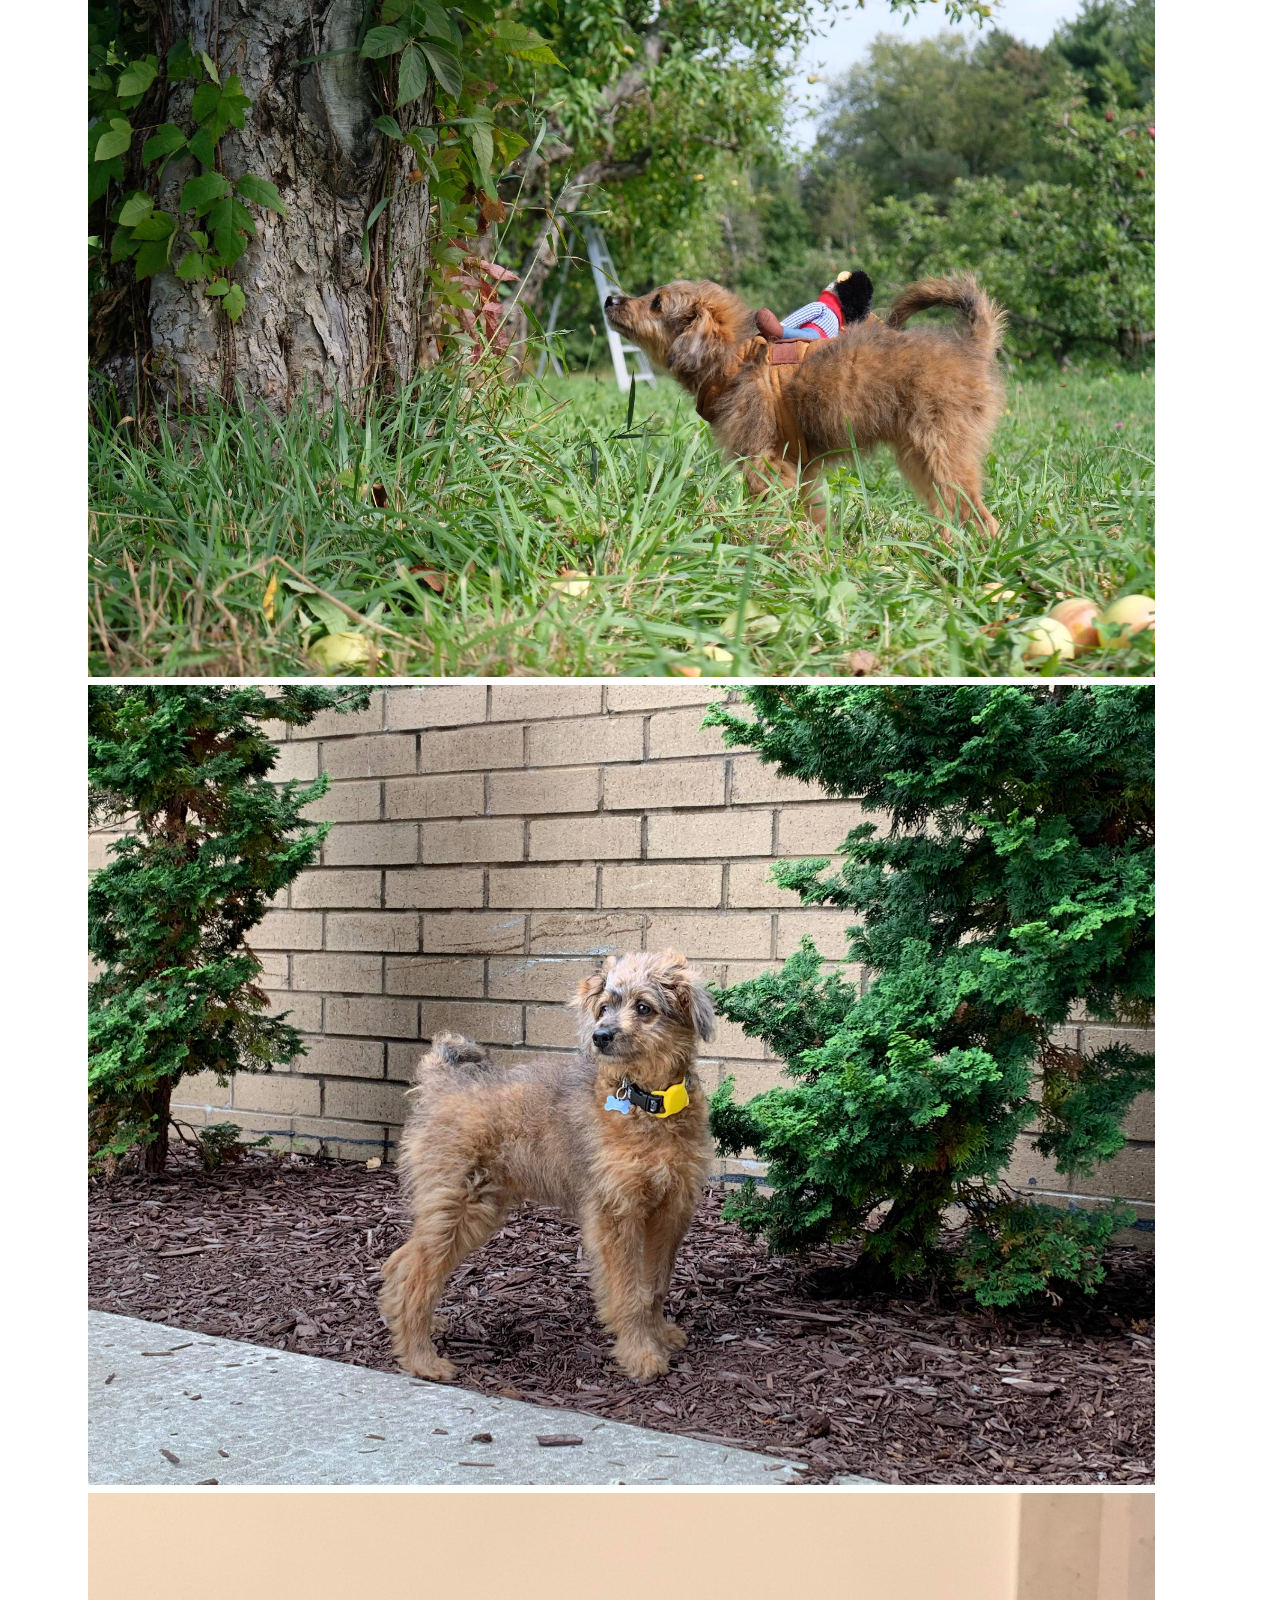
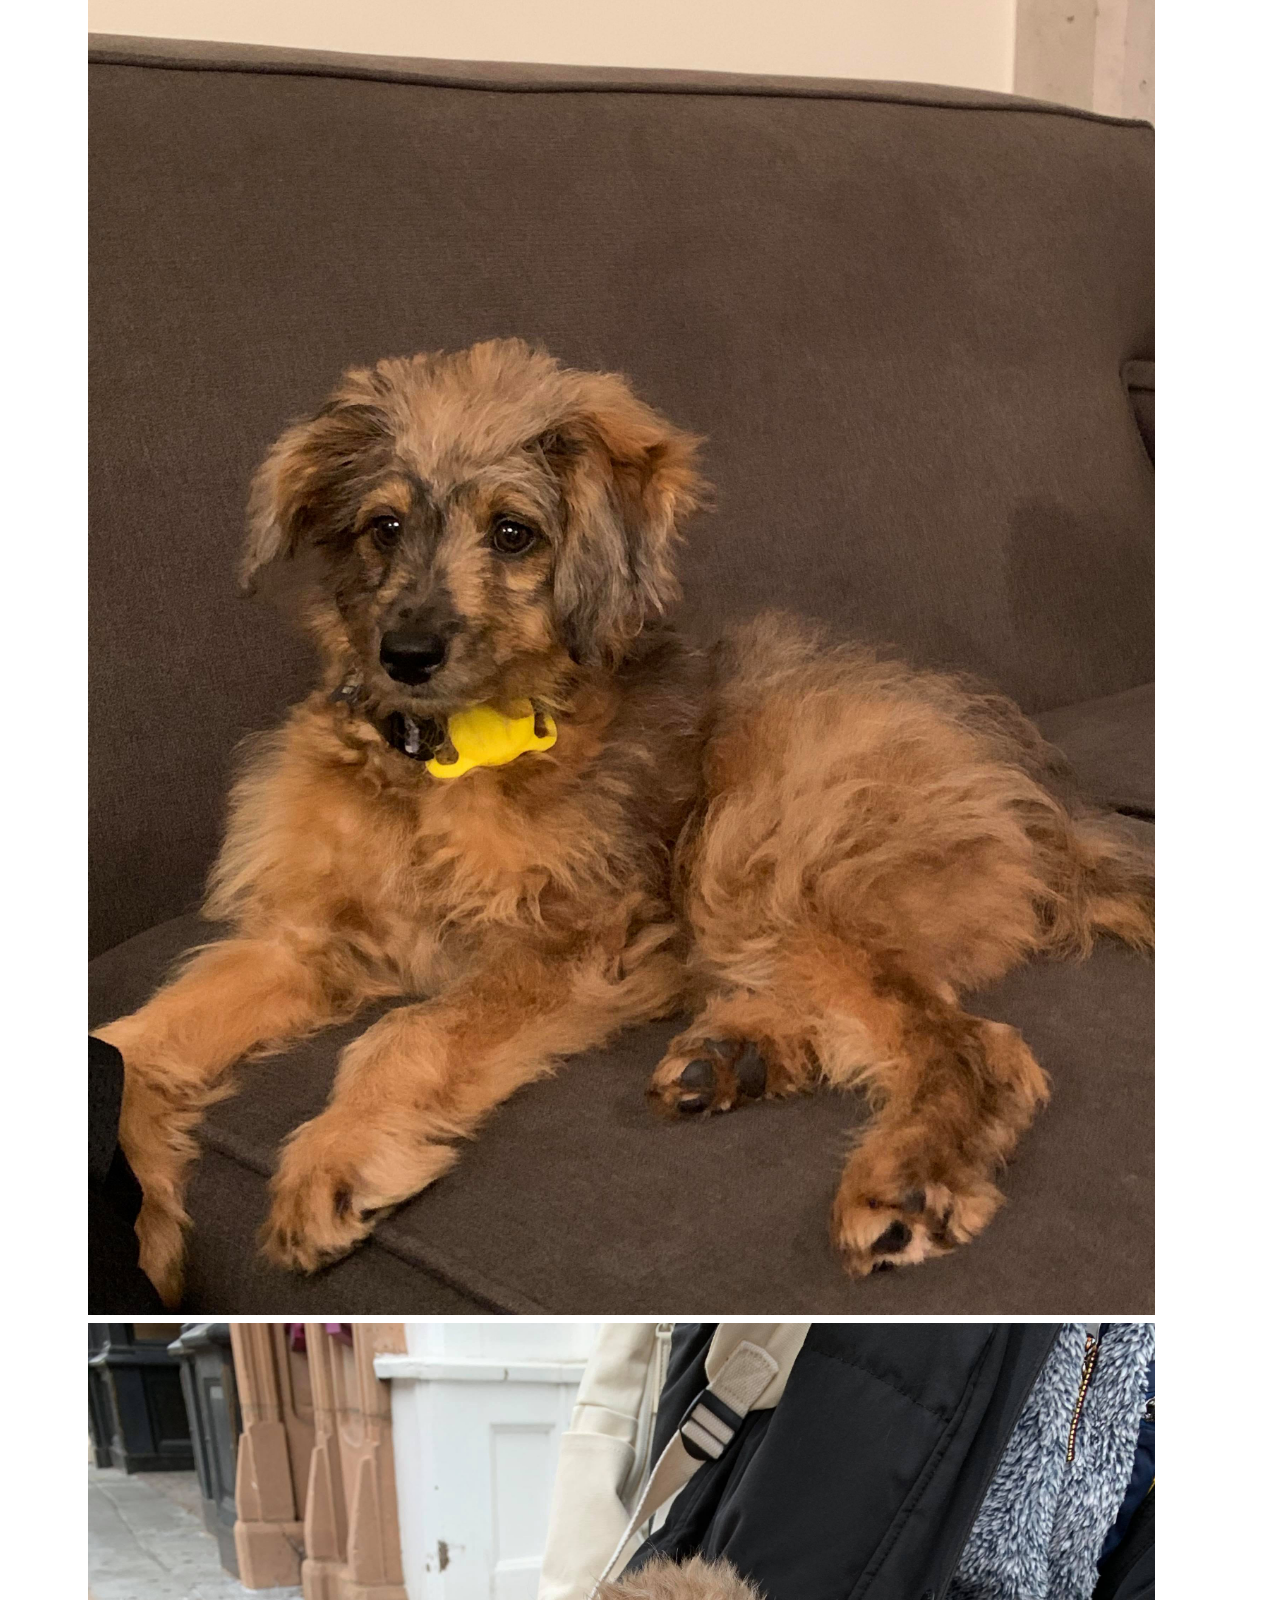
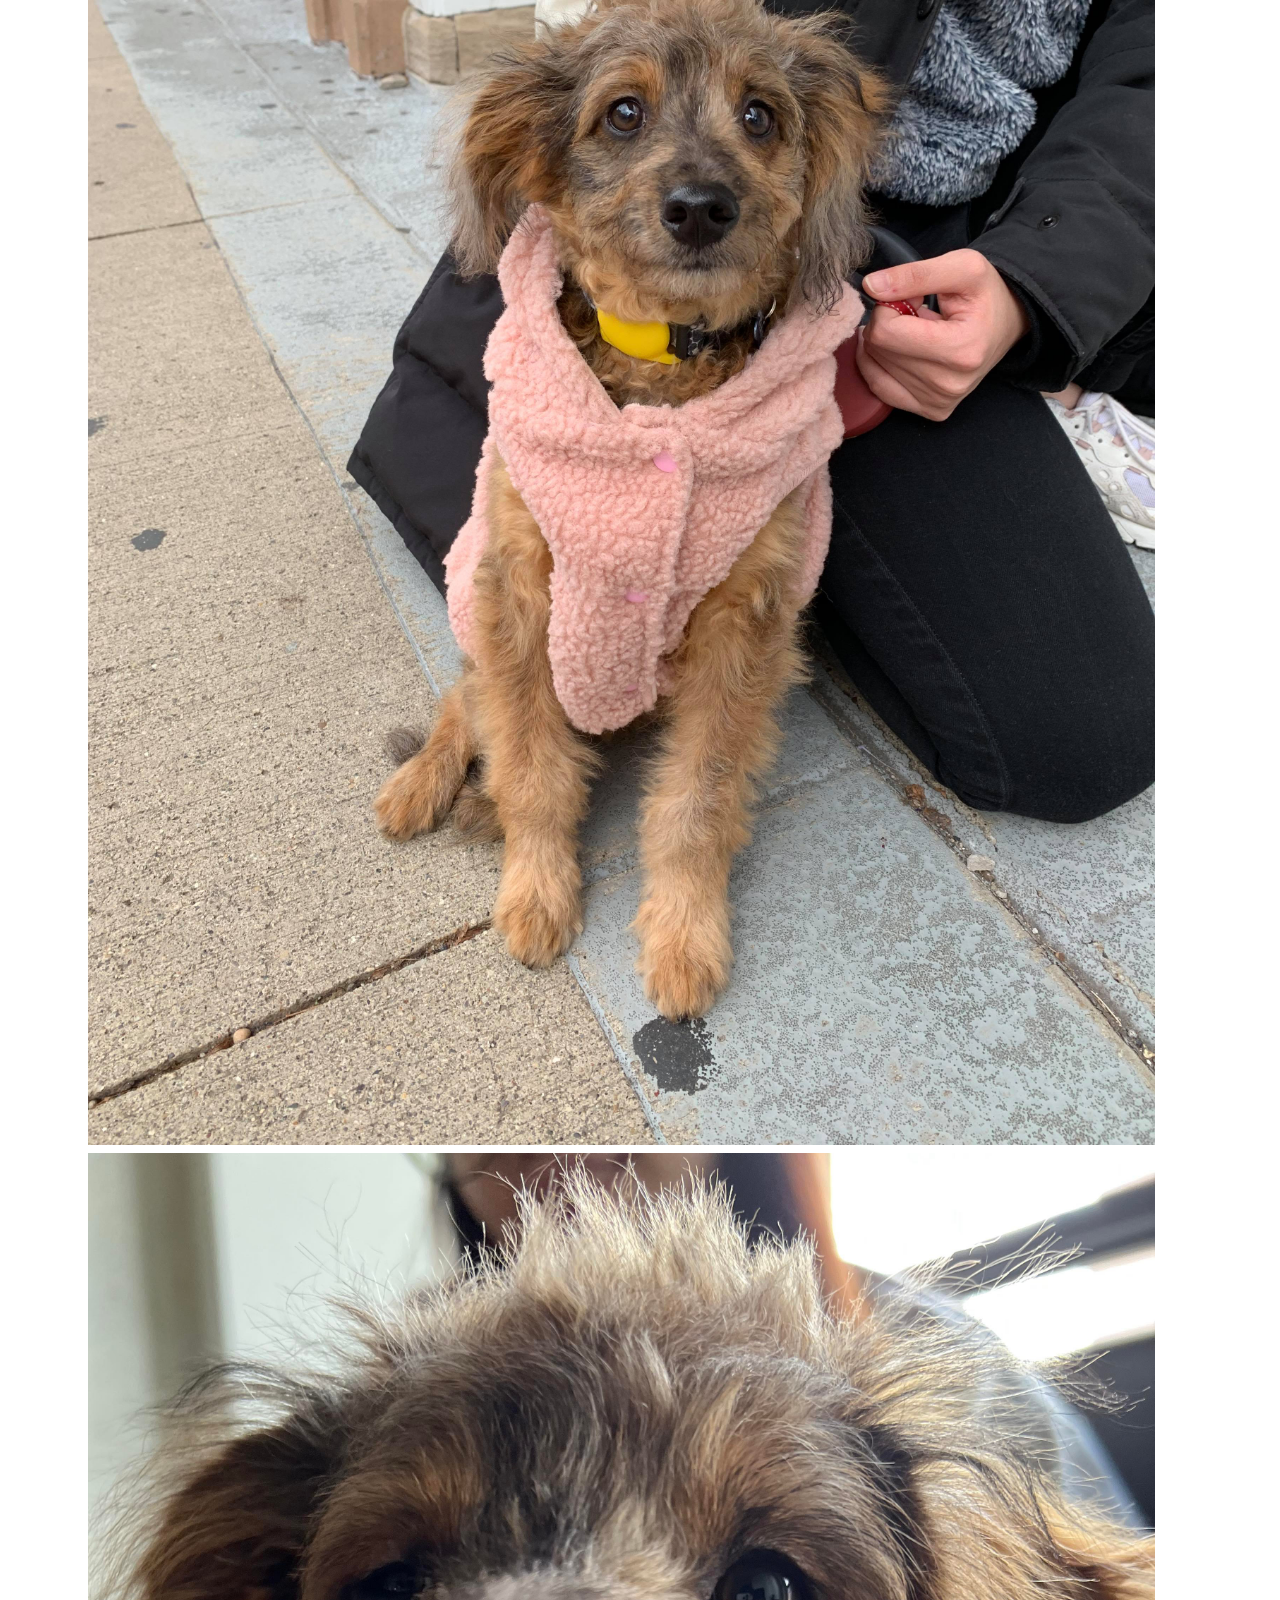
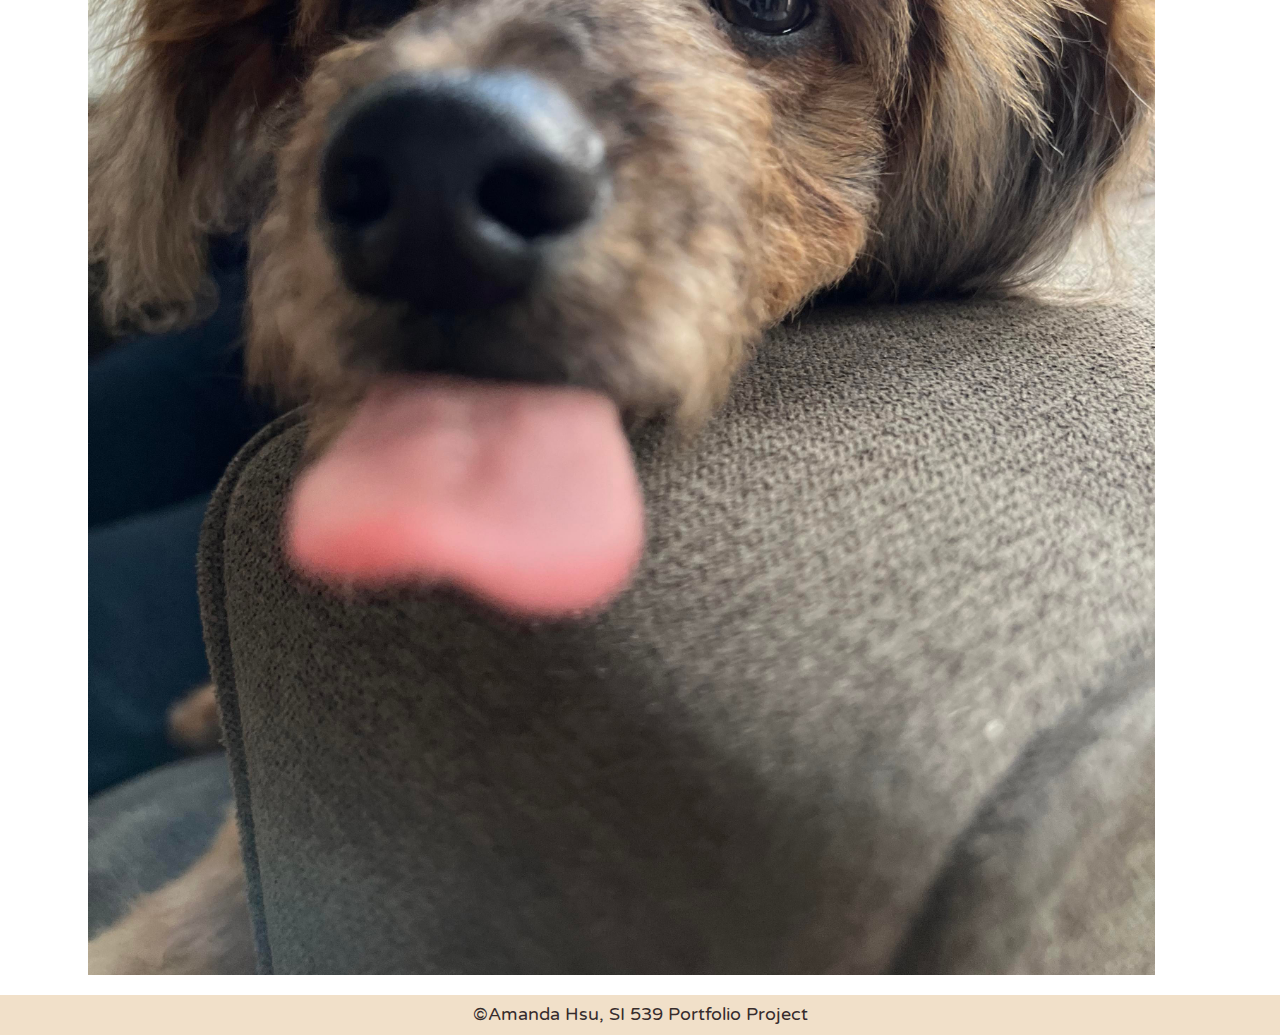
<file: gallery.html>
<!DOCTYPE html>
<html lang="en">
  <head>
    <meta charset="utf-8">
    <meta name="viewport" content="width=device-width, initial-scale=1.0">
    <link rel="stylesheet" type="text/css" href="css/html5reset.css">
    <link rel="stylesheet" type="text/css" href="css/style.css">
    <link href="https://fonts.googleapis.com/css2?family=Varela+Round&display=swap" rel="stylesheet">

    <title>Gallery</title>
  </head>
  <body>
    <div class="skip"><a href="#main">Skip to Main Content</a></div>
    <div class="photo-gallery">
    <div class="nav">
      <nav class = "nav_links">
        <ul>
          <li><a href="index.html">Home</a></li>
          <li><a href="about.html">About Peanut</a></li>
          <li><a href="blog.html">Blog</a></li>
          <li><a href="gallery.html" class = "active">Gallery</a></li>
          <li><a href="contacts.html">Contacts</a></li>
        </ul>
      </nav>
    </div>
    <header class="parallax">
      <h1>Gallery</h1>
    </header>
    <main id="main" class="photos">
      <img id="image1" src="images/gallery1.jpg" alt="A picture of Peanut lying on a restaurant bench" />
      <img id="image2" src="images/gallery2.jpg" alt="A picture of Peanut sleeping on the couch" />
      <img id="image3" src="images/gallery3.jpg" alt="A picture of Peanut lying on his back looking cute" />
      <img id="image4" src="images/gallery4.jpg" alt="A picture of Peanut on the ground with sunlight shining on him" />
      <img id="image5" src="images/gallery5.jpg" alt="A picture of Peanut with a fresh cut" />
      <img id="image6" src="images/gallery6.jpg" alt="A picture of Peanut sniffing the apple tree" />
      <img id="image7" src="images/gallery7.jpg" alt="A picture of Peanut playing in the backyard" />
      <img id="image8" src="images/gallery8.jpg" alt="A picture of Peanut sitting on the couch" />
      <img id="image9" src="images/gallery9.jpg" alt="A picture of Peanut in a pink fuzzy sweater" />
      <img id="image10" src="images/gallery10.jpg" alt="A picture of Peanut with his tongue out" />
    </main>
    <footer>
      <p>&copy;Amanda Hsu, SI 539 Portfolio Project</p>
    </footer>
  </div>
  </body>
</html>
</file>
<file: css/style.css>
html{
    scroll-behavior: smooth;
}

body{
    font-family: 'Varela Round', sans-serif;
    background-color: white;
    font-size: 18px;
    margin: 0;
    padding: 0;
    width: 100vw;
}

img {
    max-width: 100%;
    display: block;
    
}

h2, h3{
    font-family: 'Varela Round', sans-serif;
    font-weight: bold;
    padding: 10px;
}

p{
    padding: 10px;
    line-height: 1.1;
    color: #362C2C;
}

h1{
    font-size: 70px;
    text-align: center;
    margin: 0 auto;
    color: #362C2C;
}

h2{
    font-size: 40px;
    color: #7284A8;
}

nav{
    margin-top: 15px;
    position: absolute;
    top: 0;
    right: 0;
}

nav ul{
    list-style-type: none;
    padding: 0;
    margin: 0;
}

nav li{
    display: inline-block;
    padding: 5px;
    
}

nav a{
    color: #362C2C;
    font-weight: bold;
    padding: 10px;
    border-radius: 5px;
    text-decoration: none;
}

nav a:hover, .active{
    color: #362C2C;
    background-color: #F1E0C9;
}

nav a:visited{
    color: #362C2C;
}

header{
    height: 100%;
    display: grid;
    grid-column: 1 / -1;
    grid-row: 2 / span 1;
    vertical-align: middle;
    grid-template-columns: 1fr;
    grid-template-rows: 1fr;
    align-items: center;
    background-position: center;
    background-size: cover;
}

.parallax{
    background-image: url("../images/banner.jpg");
    background-position: center center;
    

    
}

footer{
    grid-column: 1 / -1;
    grid-row: 7 / span 1;
    text-align: center;
    background-color: #F1E0C9;

}

input[type=text], select, textarea {
    width: 100%;
    padding: 12px;
    border: 1px solid #ccc;
    border-radius: 4px;
    box-sizing: border-box;
    margin-top: 6px;
    margin-bottom: 16px;
    resize: vertical;
}
input[type=submit] {
    background-color: #F1E0C9;
    color: #362C2C;
    padding: 12px 20px;
    border: none;
    border-radius: 4px;
    cursor: pointer;
}

#message{
    height: 200px;
}

.skip a{
    background-color: white;
    left: 0;
    padding: 6px;
    position: absolute;
    top: -40px;
    -webkit-transition: top 1s ease-out;
    transition: top 1s ease-out;
    z-index: 1;
    text-decoration: none;
    color: black;
}

.skip a:focus{
    top: 0;
}

:focus{
    border: 2px solid black;
}

.photos{
    /*display: -ms-flexbox;
    -ms-flex-wrap: wrap;*/
    display: flex;
    flex-wrap: wrap;
    padding: 0 4px;
    grid-column: 2 / span 1;
    grid-row: 3 / span 4;
}

.photos img{
    /*-ms-flex: 100%;*/
    flex: 100%;
    max-width: 100%;
    margin-top: 8px;
    vertical-align: middle;
    width: 100%;
}

.photo-gallery{
    display: grid;
    grid-template-rows: 40px 550px 1fr 70px;
    grid-template-columns: 5% auto auto 5%;
    grid-gap: 20px;
    max-width: 100vw;
}

.nav{
    text-align: left;
    grid-column: 1 / -1;
    grid-row: 1 / span 1;
}

.events{
    display: grid;
    grid-template-columns: 1fr;
    grid-template-rows: 1fr 1fr 1fr 1fr;
    grid-gap: 20px;
    grid-column: 2 / span 2;
    grid-row: 3 / span 1;
}

.about{
    display: grid;
    grid-template-columns: 1fr;
    grid-gap: 20px;

    grid-column: 2 / span 2;
    grid-row: 3 / span 1;
}

.outings{
    display: grid;
    grid-template-columns: 1fr;
    grid-template-rows: 1fr;
    grid-gap: 20px;
    grid-column: 2 / span 2;
    grid-row: 3 / span 1;
}

.contact-form {
    display: grid;
    grid-gap: 20px;
    grid-template-columns: 5% 1fr 5%;
    grid-template-rows: 40px 550px 1fr 100px;
}

.form {
  display: grid;
  grid-template-columns: 1fr;
  grid-template-rows: 1fr 2fr;

  grid-column: 2 / span 1;
  grid-row: 3 / span 1;
}

.card img{
    border-radius: 10px;
    
}

.info{
    color: black;
    margin-top: 20px;
}

#contact-info {
    grid-column: 1 / span 1;
    grid-row: 1 / span 1;
    margin-top: 40px;
    align-self: center;
    background-color: #362C2C;
    border-radius: 10px;
    padding: 30px;
    margin: 20px;
    color: #F1E0C9;
}

#contact-info p{
    margin-bottom: 15px;
}

.form-content {
    grid-column: 1 / span 1;
    grid-row: 2 / span 1;
    background-color: #362C2C;
    color: #F1E0C9;
    padding: 20px;
    border-radius: 10px;
}

.web-link{
    text-decoration: none;
    color: #7284A8;
}


/*.web_link, a:visited{
    text-decoration: none;
    color: #7284A8;
}

.web_link, a:hover{
    color: #465672;
}*/

#form-title{
    text-align: left;
    padding-left: 0px;
    padding-bottom: 40px;
    padding-top: 40px;
}

/*.events #first {
    grid-column: 1 / span 1;
    grid-row: 1 / span 1;
}
.events #second {
    grid-column: 1 / span 1;
    grid-row: 2 / span 1;
}
.events #third {
    grid-column: 1 / span 1;
    grid-row: 3 / span 1;
}
.events #fourth {
    grid-column: 1 / span 1;
    grid-row: 4 / span 1;
}

.about #one {
    grid-column: 1 / span 1;
    grid-row: 1 / span 1;
}
.about #two {
    grid-column: 1 / span 1;
    grid-row: 2 / span 1;
}
.about #three {
    grid-column: 1 / span 1;
    grid-row: 3 / span 1;
}
</file>
